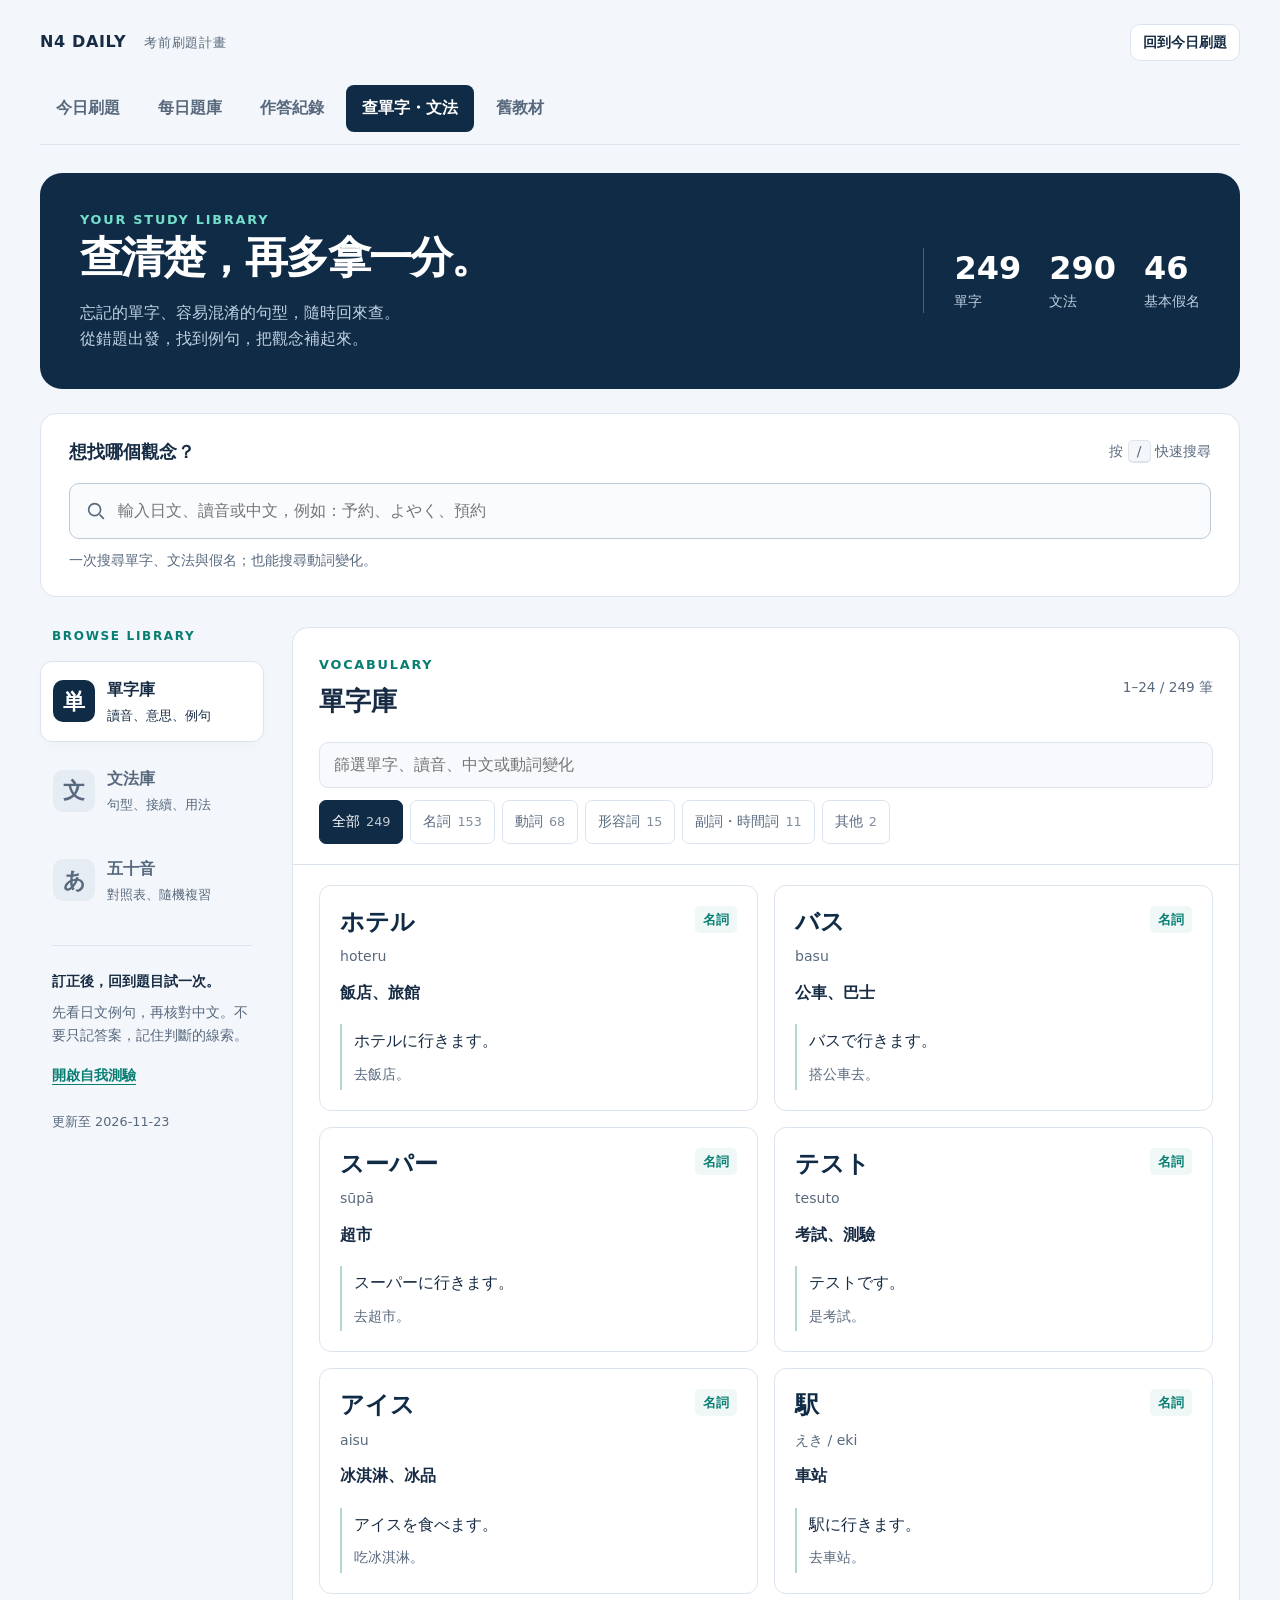
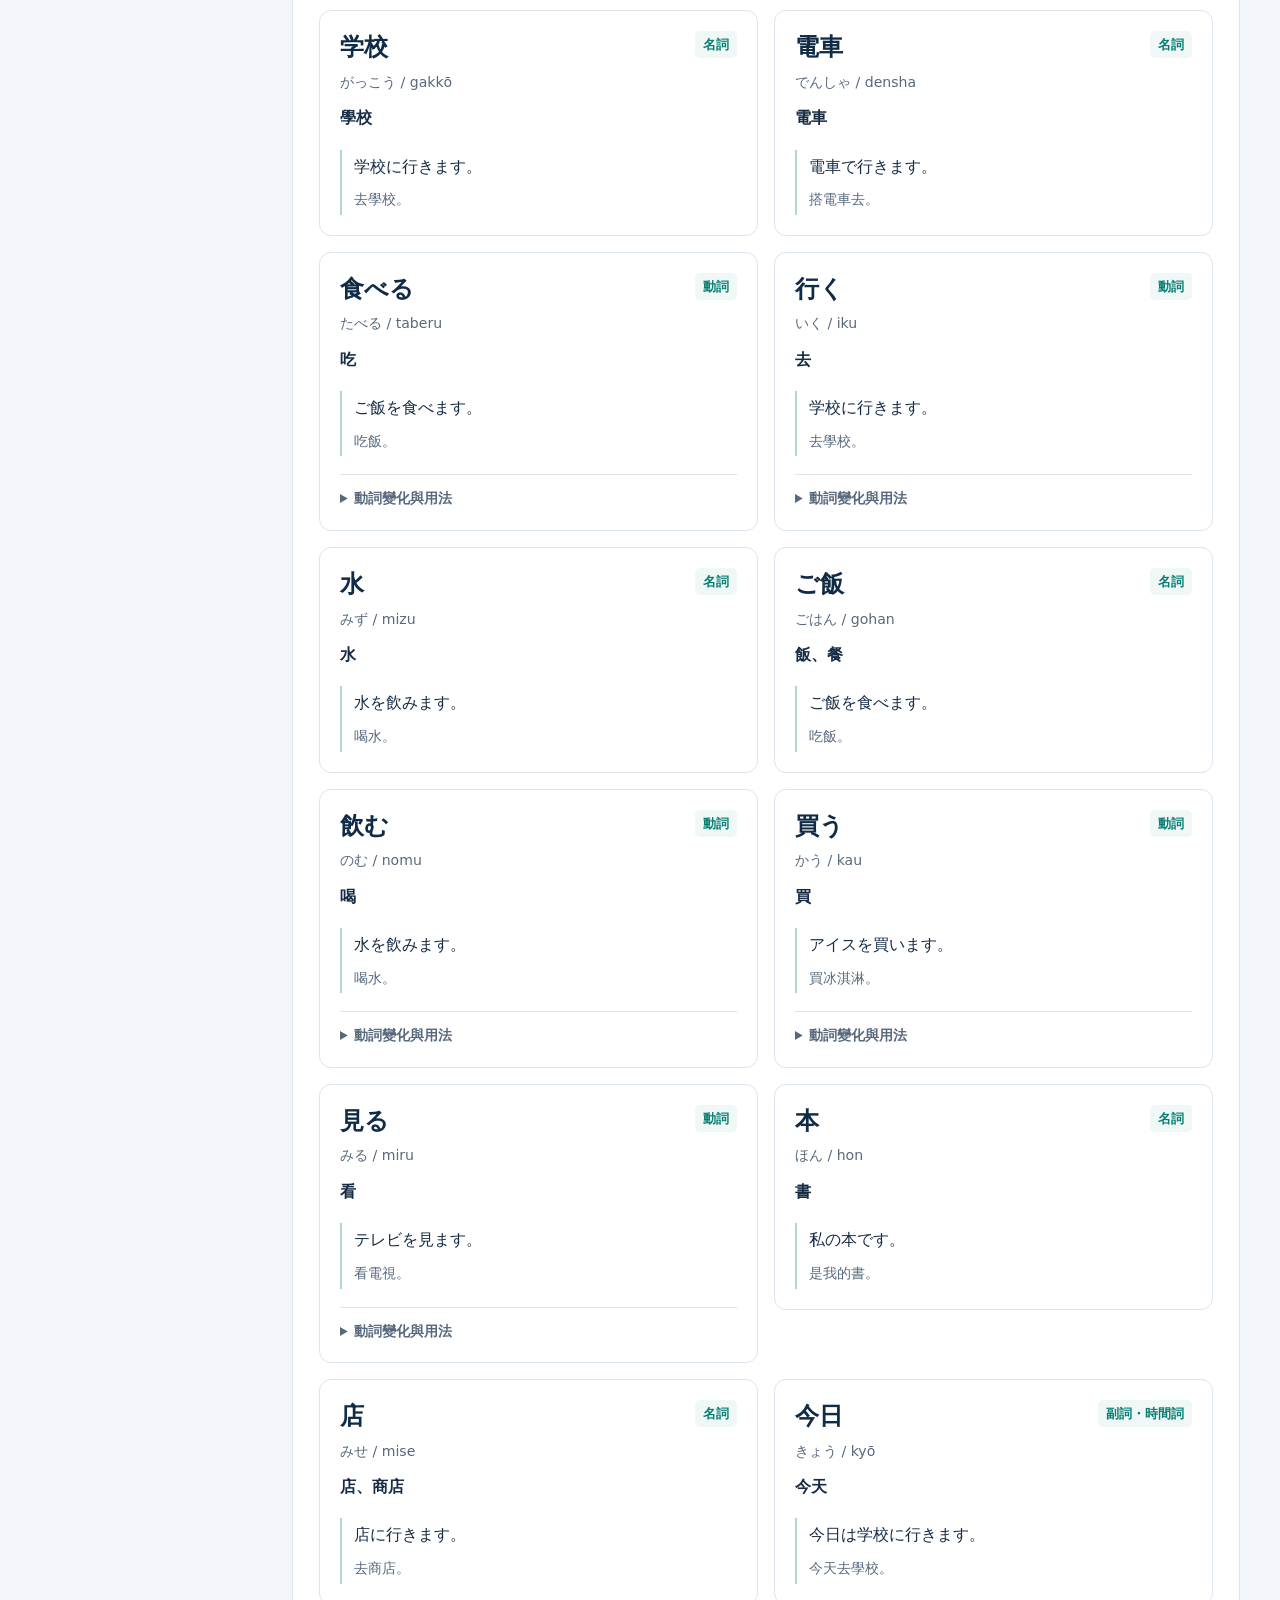
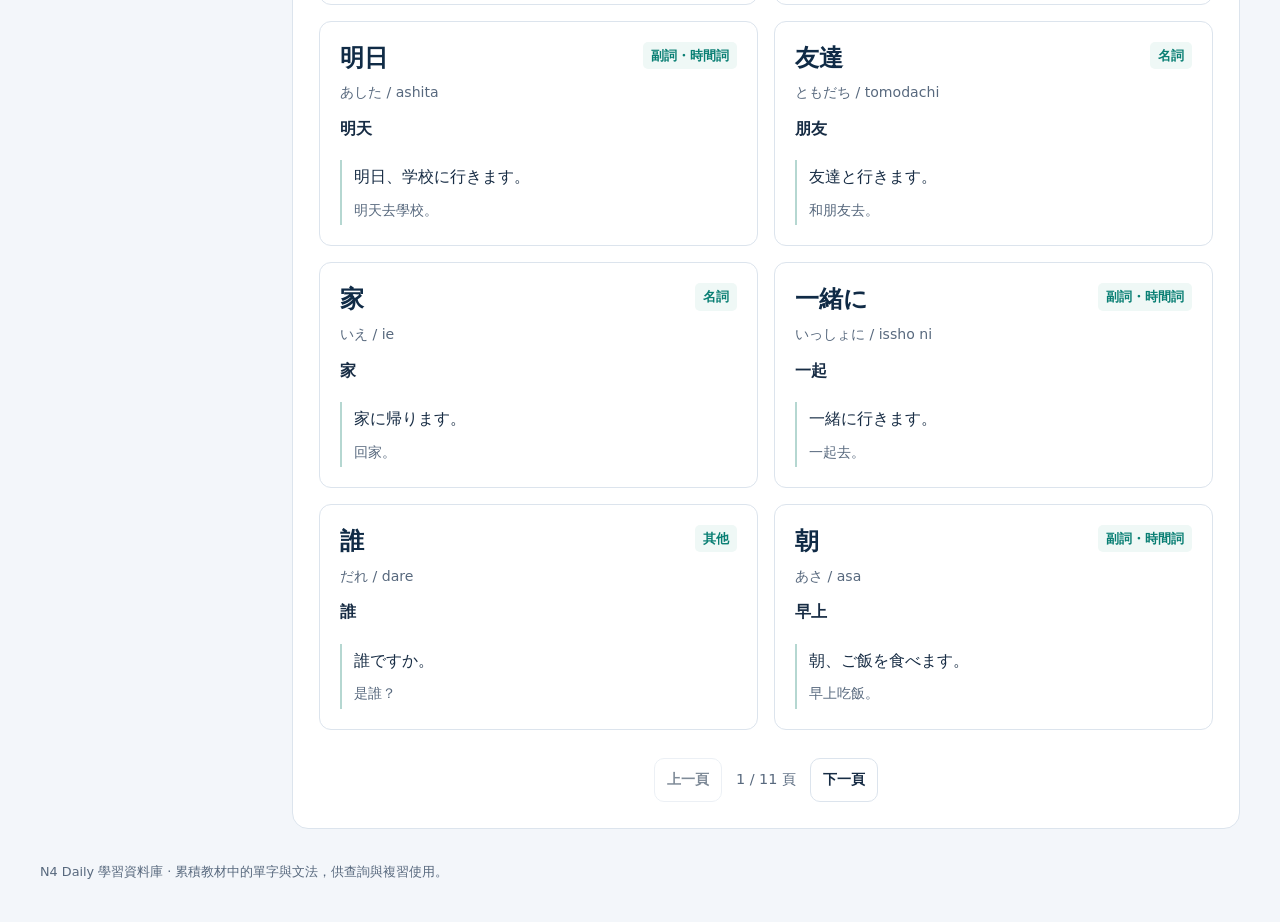
<file: site/database.html>
<!doctype html>
<html lang="zh-Hant"><head><meta charset="utf-8"><meta name="viewport" content="width=device-width,initial-scale=1"><meta name="theme-color" content="#102b46"><title>單字・文法資料庫｜N4 Daily</title><link rel="stylesheet" href="./sprint.css"><link rel="stylesheet" href="./database.css?v=20261125"></head>
<body class="library-page"><div class="shell">
<header class="brandbar"><a href="./index.html" class="brand">N4 DAILY <small>考前刷題計畫</small></a><a href="./index.html" class="ghost small">回到今日刷題</a></header>
<nav class="nav" aria-label="主要導覽"><a href="./index.html">今日刷題</a><a href="./index.html?view=archive">每日題庫</a><a href="./index.html?view=history">作答紀錄</a><a href="./database.html" class="active" aria-current="page">查單字・文法</a><a href="./lessons.html">舊教材</a></nav>
<main>
<section class="hero library-hero"><div><p class="eyebrow">YOUR STUDY LIBRARY</p><h1>查清楚，再多拿一分。</h1><p>忘記的單字、容易混淆的句型，隨時回來查。<br>從錯題出發，找到例句，把觀念補起來。</p></div><div class="library-stats"><div><strong id="vocabCount">—</strong><span>單字</span></div><div><strong id="grammarCount">—</strong><span>文法</span></div><div><strong id="kanaCount">46</strong><span>基本假名</span></div></div></section>
<section class="card library-search" aria-label="全庫搜尋"><div class="row"><label for="globalSearch">想找哪個觀念？</label><span class="desktop-shortcut muted">按 <kbd>/</kbd> 快速搜尋</span></div><div class="global-search-wrap"><span class="search-icon" aria-hidden="true"><svg viewBox="0 0 24 24" width="22" height="22" fill="none" stroke="currentColor" stroke-width="1.8"><circle cx="10.5" cy="10.5" r="6.5"/><path d="m16 16 4.5 4.5"/></svg></span><input id="globalSearch" type="search" placeholder="輸入日文、讀音或中文，例如：予約、よやく、預約" autocomplete="off" aria-describedby="searchHint"><button id="clearGlobalSearch" type="button" class="search-clear hidden">清除</button></div><p id="searchHint" class="muted">一次搜尋單字、文法與假名；也能搜尋動詞變化。</p><div id="globalSearchResults" class="global-results hidden" aria-live="polite"></div></section>
<div class="library-layout"><aside class="library-sidebar"><p class="eyebrow">BROWSE LIBRARY</p><div class="library-tabs" role="tablist" aria-label="資料庫分類" aria-orientation="vertical"><button id="tab-vocab" role="tab" data-db-tab="vocab" aria-controls="vocab-section" aria-selected="true"><span class="tab-symbol" aria-hidden="true">単</span><span><b>單字庫</b><small>讀音、意思、例句</small></span></button><button id="tab-grammar" role="tab" data-db-tab="grammar" aria-controls="grammar-section" aria-selected="false" tabindex="-1"><span class="tab-symbol" aria-hidden="true">文</span><span><b>文法庫</b><small>句型、接續、用法</small></span></button><button id="tab-kana" role="tab" data-db-tab="kana" aria-controls="kana-section" aria-selected="false" tabindex="-1"><span class="tab-symbol" aria-hidden="true">あ</span><span><b>五十音</b><small>對照表、隨機複習</small></span></button></div><div class="sidebar-note"><b>訂正後，回到題目試一次。</b><p>先看日文例句，再核對中文。不要只記答案，記住判斷的線索。</p><a href="./quiz.html">開啟自我測驗</a></div><span id="databaseUpdatedThrough" class="update-note" role="status">正在載入完整資料…</span></aside>
<div class="library-content">
<section id="vocab-section" data-db-panel="vocab" role="tabpanel" aria-labelledby="tab-vocab" class="card library-panel"><div class="section-head row"><div><p class="eyebrow">VOCABULARY</p><h2>單字庫</h2></div><span id="vocabVisibleCount" class="count-label"></span></div><div class="filter-toolbar"><label class="sr-only" for="vocabSearch">搜尋單字庫</label><input id="vocabSearch" class="db-search" type="search" placeholder="篩選單字、讀音、中文或動詞變化"><div class="db-category-filter" aria-label="單字詞性分類">
        <button class="category-filter-btn active" data-vocab-category="all">全部</button>
        <button class="category-filter-btn" data-vocab-category="名詞">名詞</button>
        <button class="category-filter-btn" data-vocab-category="動詞">動詞</button>
        <button class="category-filter-btn" data-vocab-category="形容詞">形容詞</button>
        <button class="category-filter-btn" data-vocab-category="副詞・時間詞">副詞・時間詞</button>
        <button class="category-filter-btn" data-vocab-category="其他">其他</button>
      </div></div><div id="vocabDb" class="db-list"></div><div id="vocabPagination" class="pagination" aria-label="單字分頁"></div></section>
<section id="grammar-section" data-db-panel="grammar" role="tabpanel" aria-labelledby="tab-grammar" class="card library-panel" hidden><div class="section-head row"><div><p class="eyebrow">GRAMMAR</p><h2>文法庫</h2></div><span id="grammarVisibleCount" class="count-label"></span></div><div class="filter-toolbar"><label class="sr-only" for="grammarSearch">搜尋文法庫</label><input id="grammarSearch" class="db-search" type="search" placeholder="篩選句型、接續或中文，例如：と思います、許可"><div class="db-category-filter" aria-label="文法分類">
        <button class="category-filter-btn active" data-grammar-category="all">全部</button>
        <button class="category-filter-btn" data-grammar-category="基礎句型">基礎句型</button>
        <button class="category-filter-btn" data-grammar-category="助詞">助詞</button>
        <button class="category-filter-btn" data-grammar-category="現在・未來">現在・未來</button>
        <button class="category-filter-btn" data-grammar-category="過去">過去</button>
        <button class="category-filter-btn" data-grammar-category="時態整理">時態整理</button>
        <button class="category-filter-btn" data-grammar-category="て形">て形</button>
        <button class="category-filter-btn" data-grammar-category="ない形">ない形</button>
        <button class="category-filter-btn" data-grammar-category="請求・邀請">請求・邀請</button>
        <button class="category-filter-btn" data-grammar-category="許可・禁止">許可・禁止</button>
        <button class="category-filter-btn" data-grammar-category="形容詞">形容詞</button>
        <button class="category-filter-btn" data-grammar-category="時間・順序">時間・順序</button>
      </div></div><div id="grammarDb" class="db-list grammar-grid"></div><div id="grammarPagination" class="pagination" aria-label="文法分頁"></div></section>
<section id="kana-section" data-db-panel="kana" role="tabpanel" aria-labelledby="tab-kana" class="card library-panel" hidden><div class="section-head row"><div><p class="eyebrow">KANA REFERENCE</p><h2>五十音總表</h2></div><button id="randomKanaBtn" class="button small">隨機抽一題</button></div><div class="segmented" id="kanaMode" aria-label="假名顯示方式"><button class="seg-btn active" data-mode="both" aria-pressed="true" aria-label="平假名加片假名"><span class="full-label">平假名＋片假名</span><span class="short-label" aria-hidden="true">平＋片</span></button><button class="seg-btn" data-mode="hiragana" aria-pressed="false">平假名</button><button class="seg-btn" data-mode="katakana" aria-pressed="false">片假名</button></div><div class="db-row-filter" aria-label="五十音行別">
        
        <button class="row-filter-btn active" data-row="all">全部</button>
        <button class="row-filter-btn" data-row="a">あ行</button>
        <button class="row-filter-btn" data-row="k">か行</button>
        <button class="row-filter-btn" data-row="s">さ行</button>
        <button class="row-filter-btn" data-row="t">た行</button>
        <button class="row-filter-btn" data-row="n">な行</button>
        <button class="row-filter-btn" data-row="h">は行</button>
        <button class="row-filter-btn" data-row="m">ま行</button>
        <button class="row-filter-btn" data-row="y">や行</button>
        <button class="row-filter-btn" data-row="r">ら行</button>
        <button class="row-filter-btn" data-row="w">わ行・ん</button>
      </div><div id="randomKanaBox" class="random-box hidden"><span class="muted">先想讀音，再看答案</span><strong id="randomKanaChar" lang="ja">ア</strong><button id="revealKanaBtn" class="ghost small">顯示答案</button><p id="randomKanaAnswer" role="status"></p></div><div class="gojuon-wrap"><div class="kana-column-head" aria-hidden="true"><span>行</span><span>a</span><span>i</span><span>u</span><span>e</span><span>o</span></div><div id="gojuonTable" class="gojuon-table"></div></div><div class="kana-note"><b>容易看錯的字</b><p lang="ja">シ shi ／ ツ tsu　 ·　 ソ so ／ ン n　 ·　 ル ru ／ レ re</p></div></section>
</div></div></main><footer class="footer">N4 Daily 學習資料庫 · 累積教材中的單字與文法，供查詢與複習使用。</footer></div><button id="backTop" class="back-top hidden" type="button" aria-label="回到頁面頂端">回頂端</button><script src="./database.js?v=20261125-library"></script><script src="./shared-learning.js?v=20261125-library"></script></body></html>
</file>
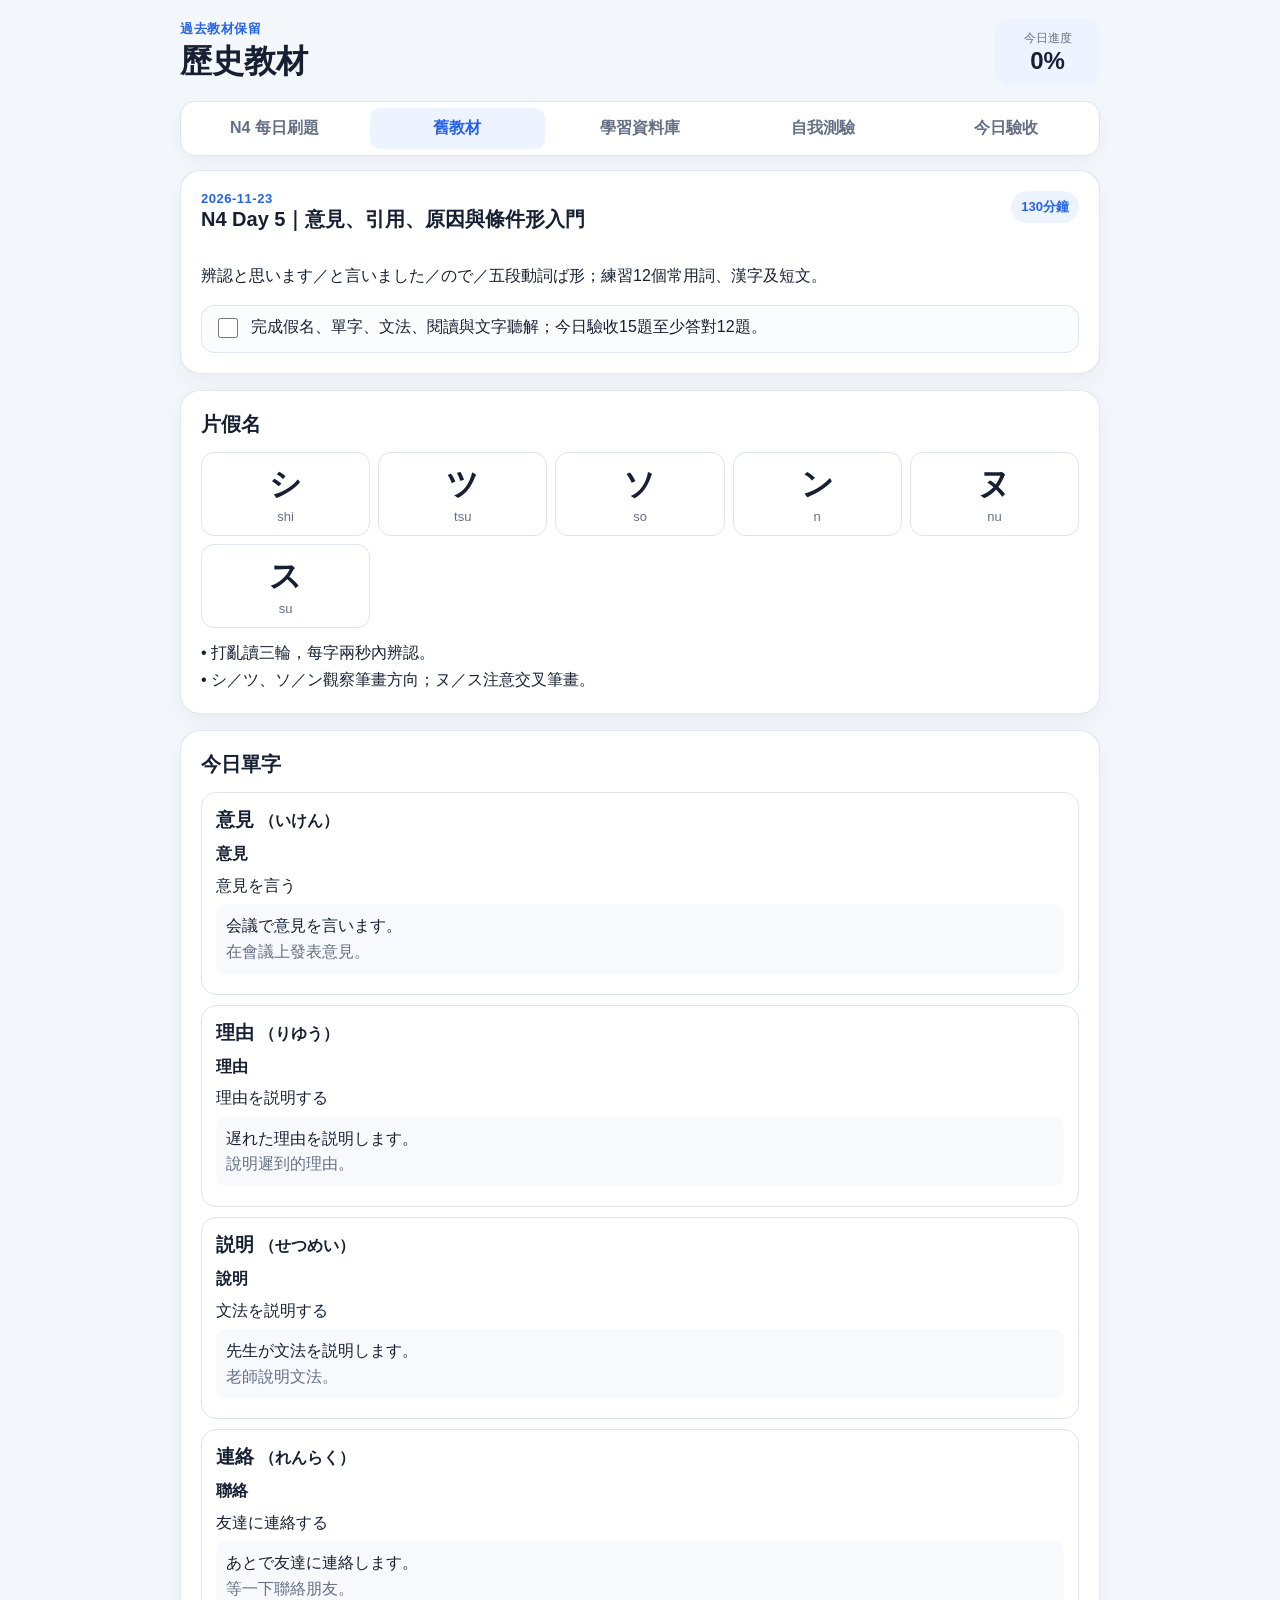
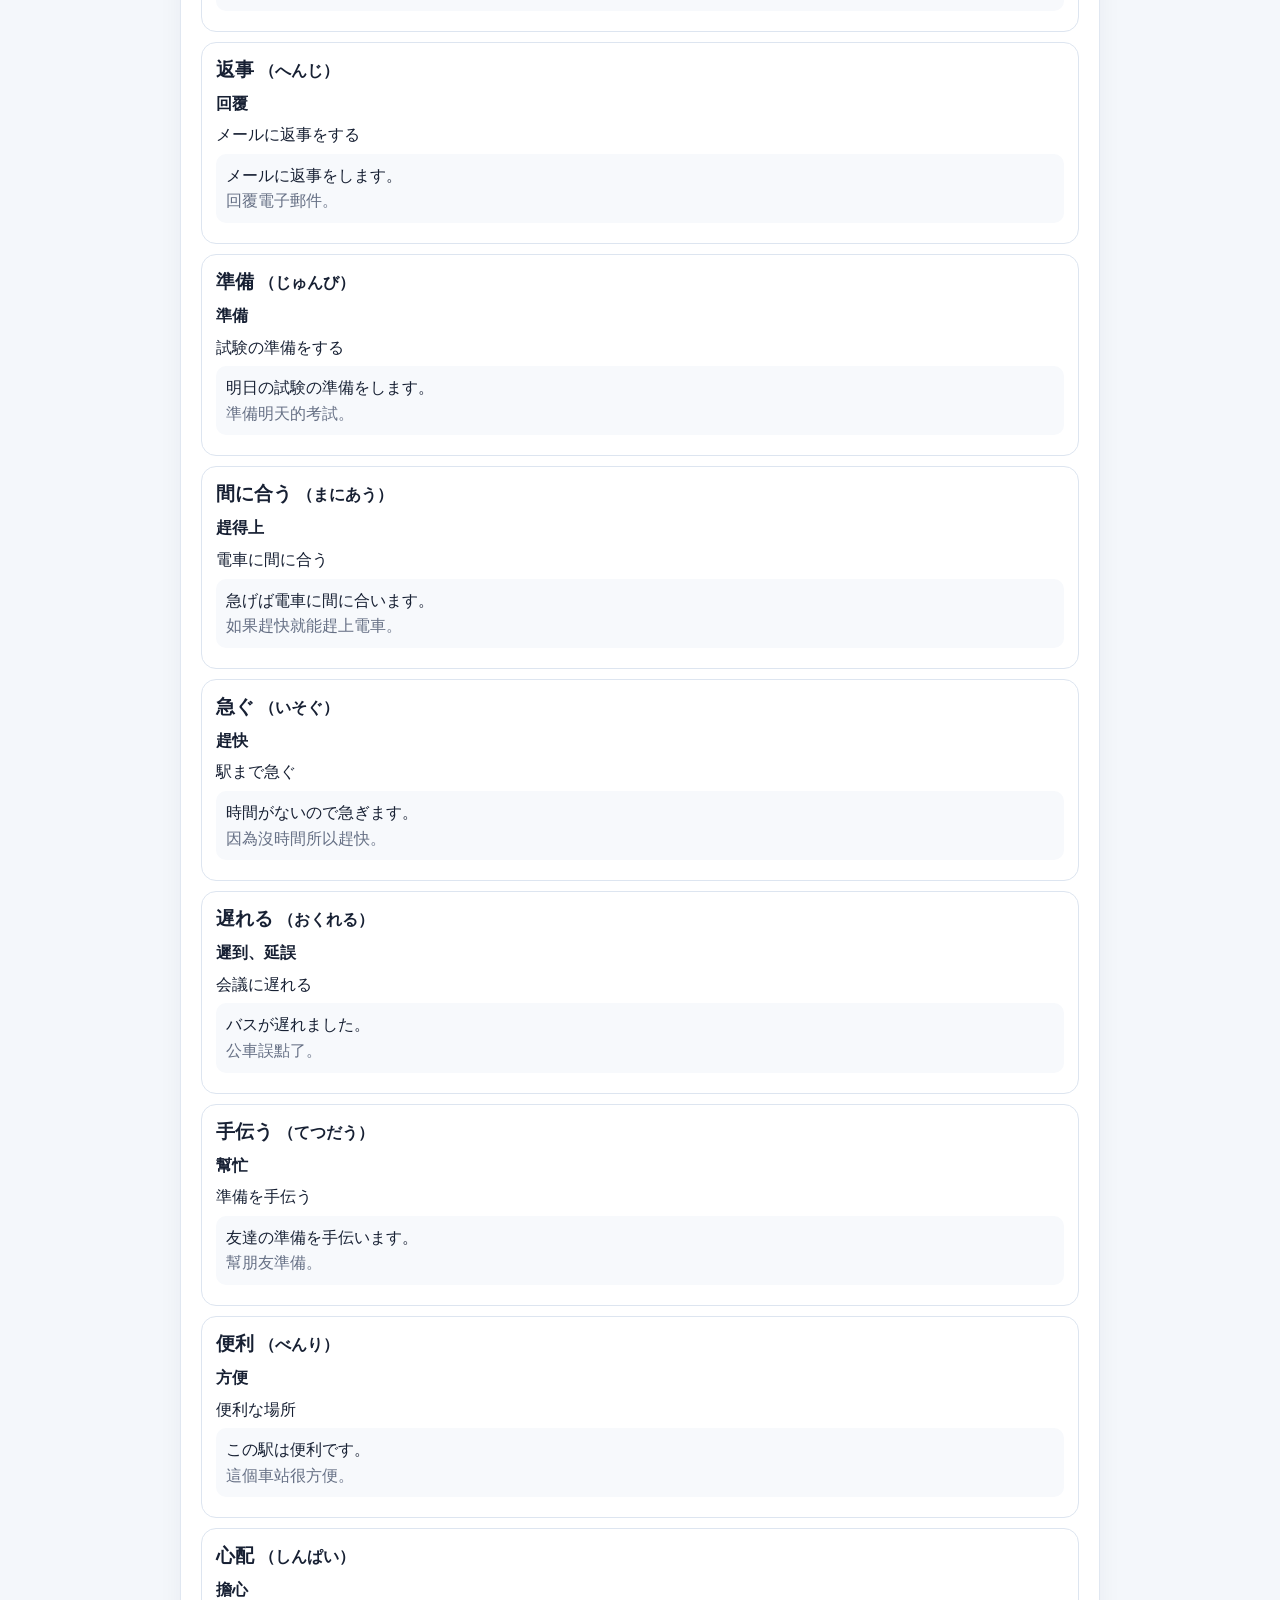
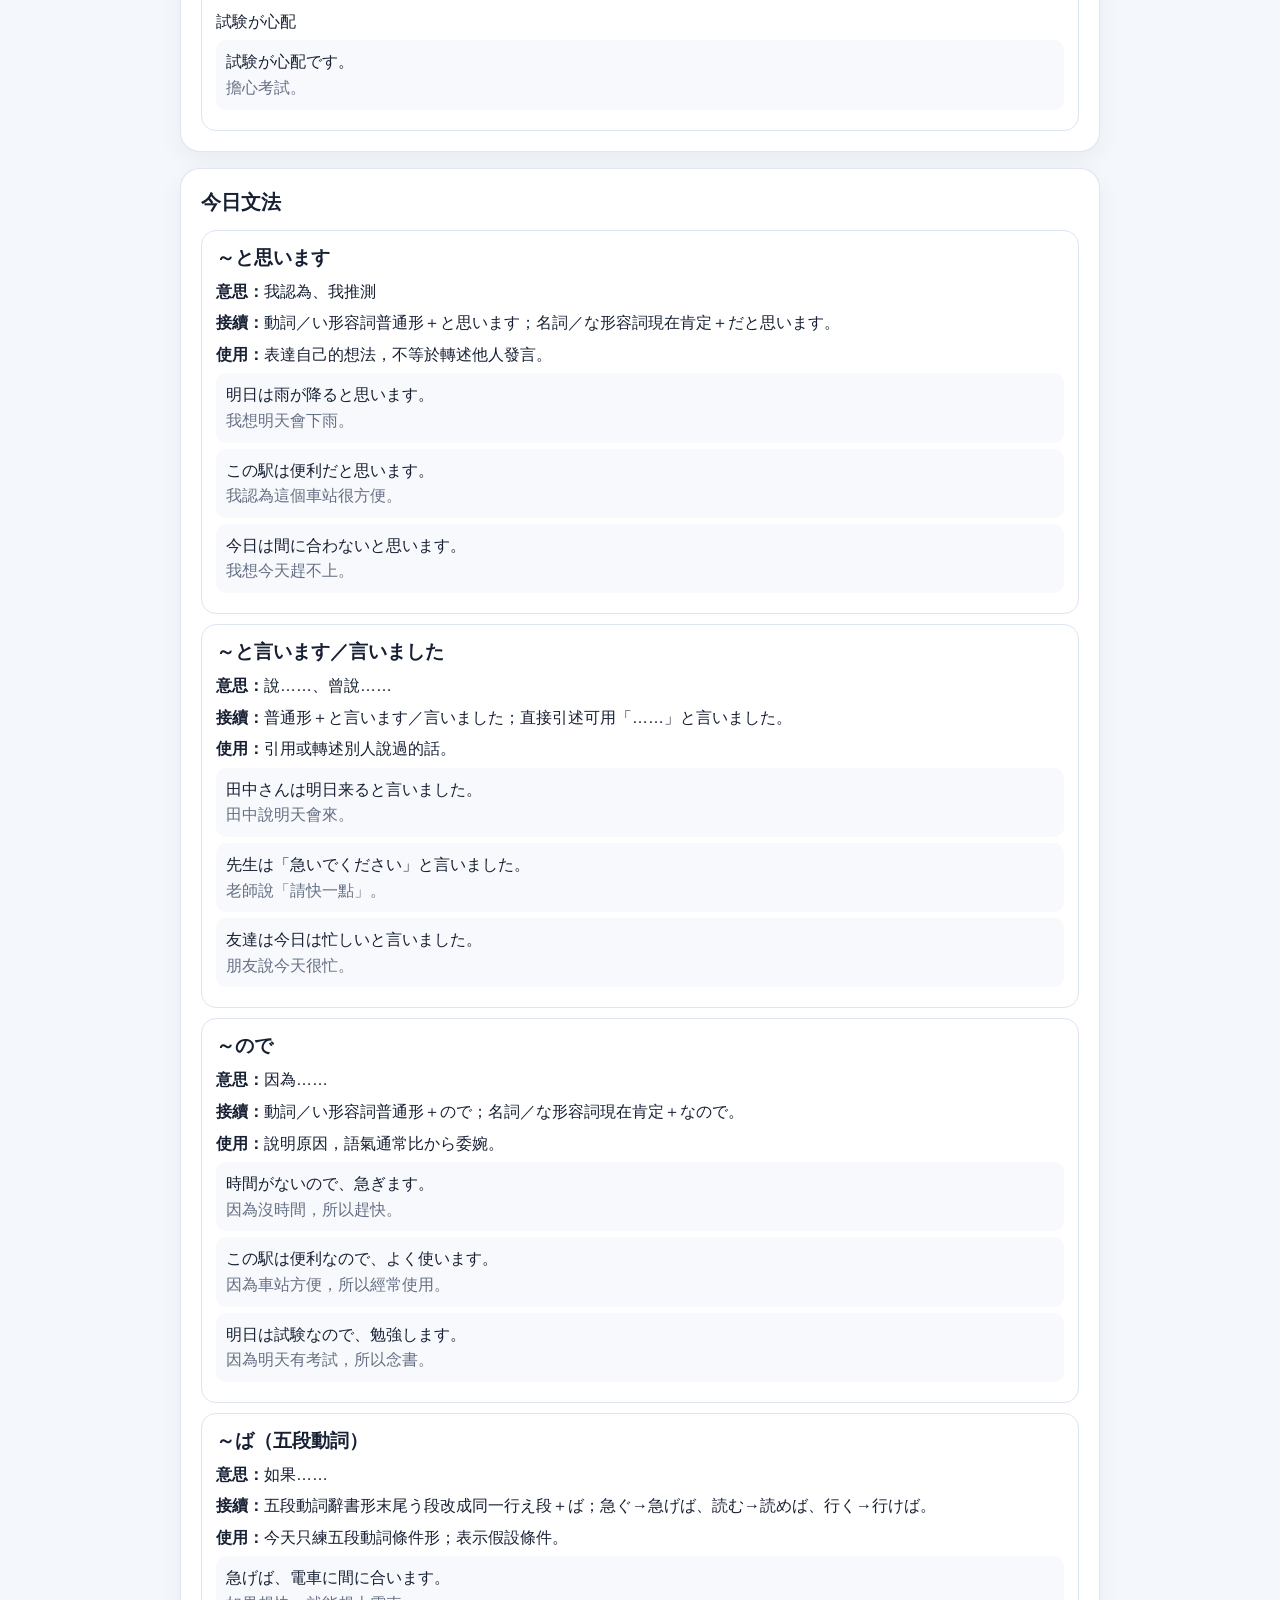
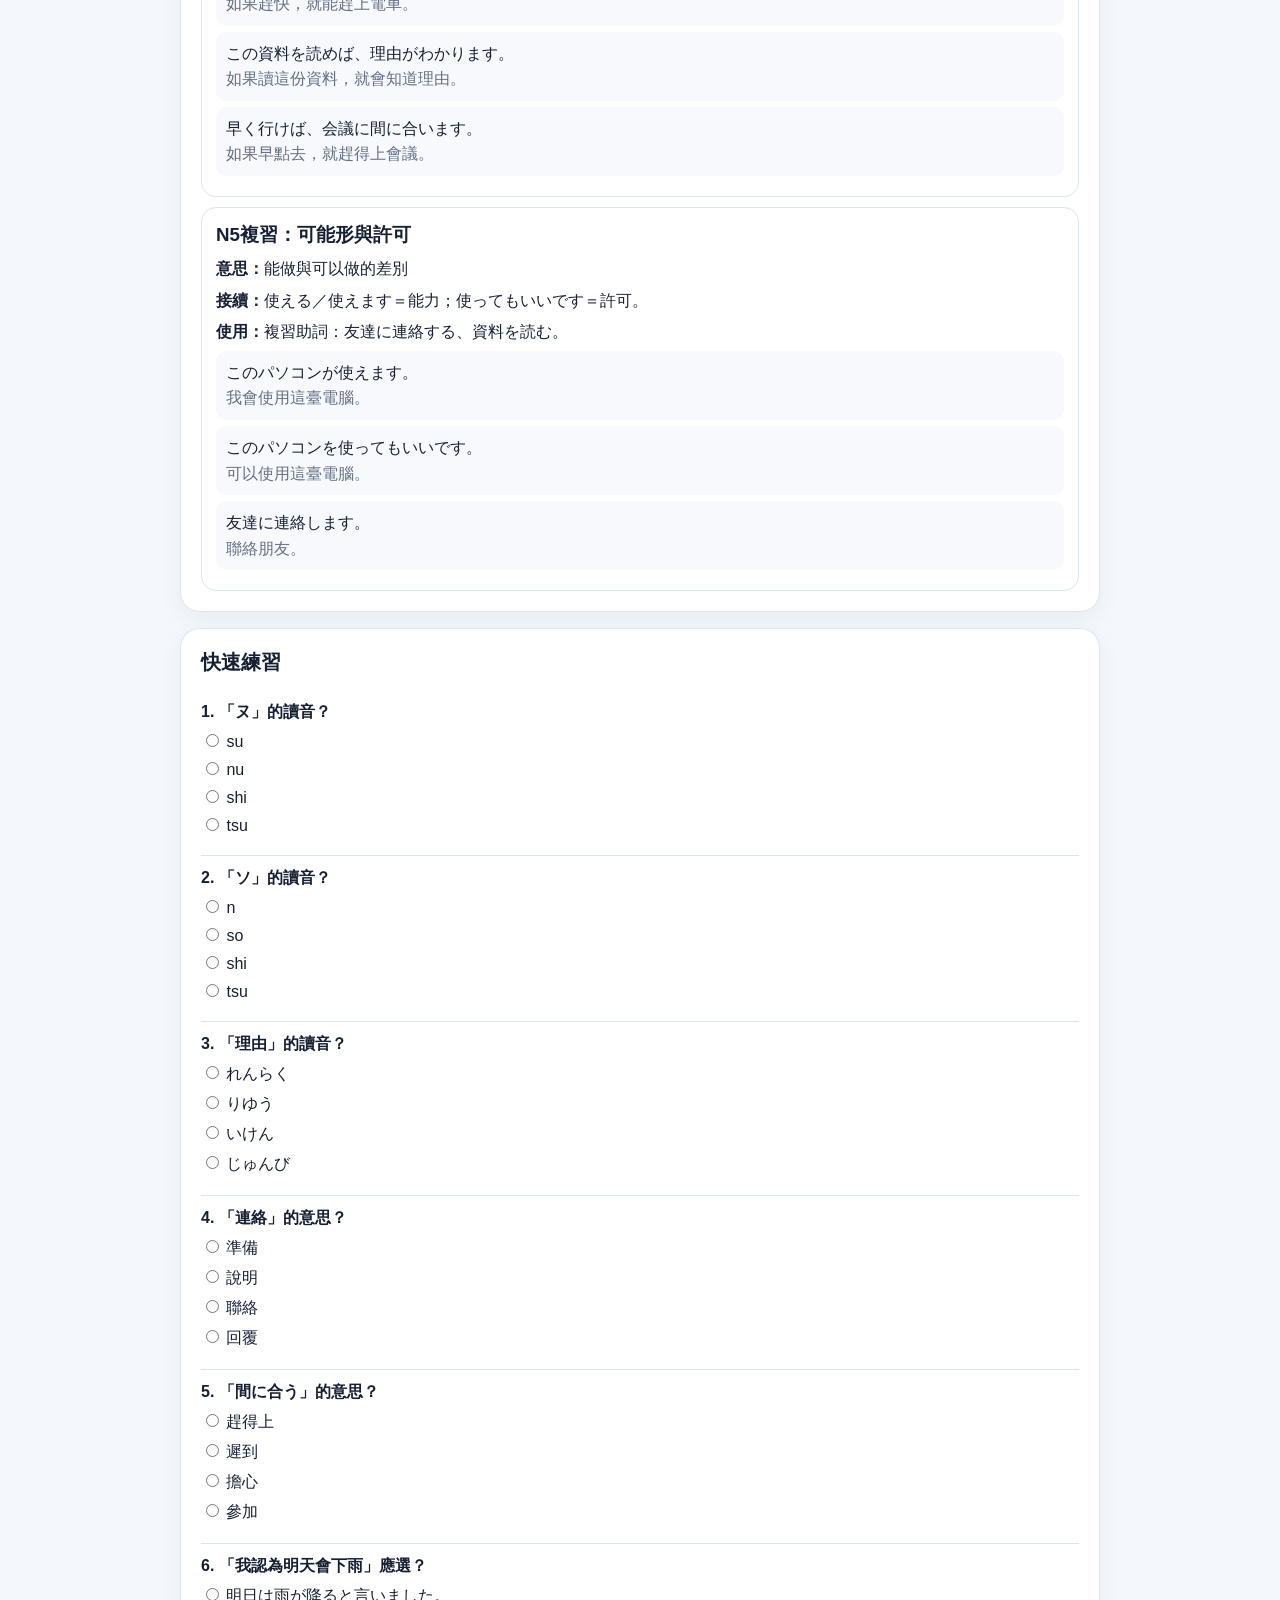
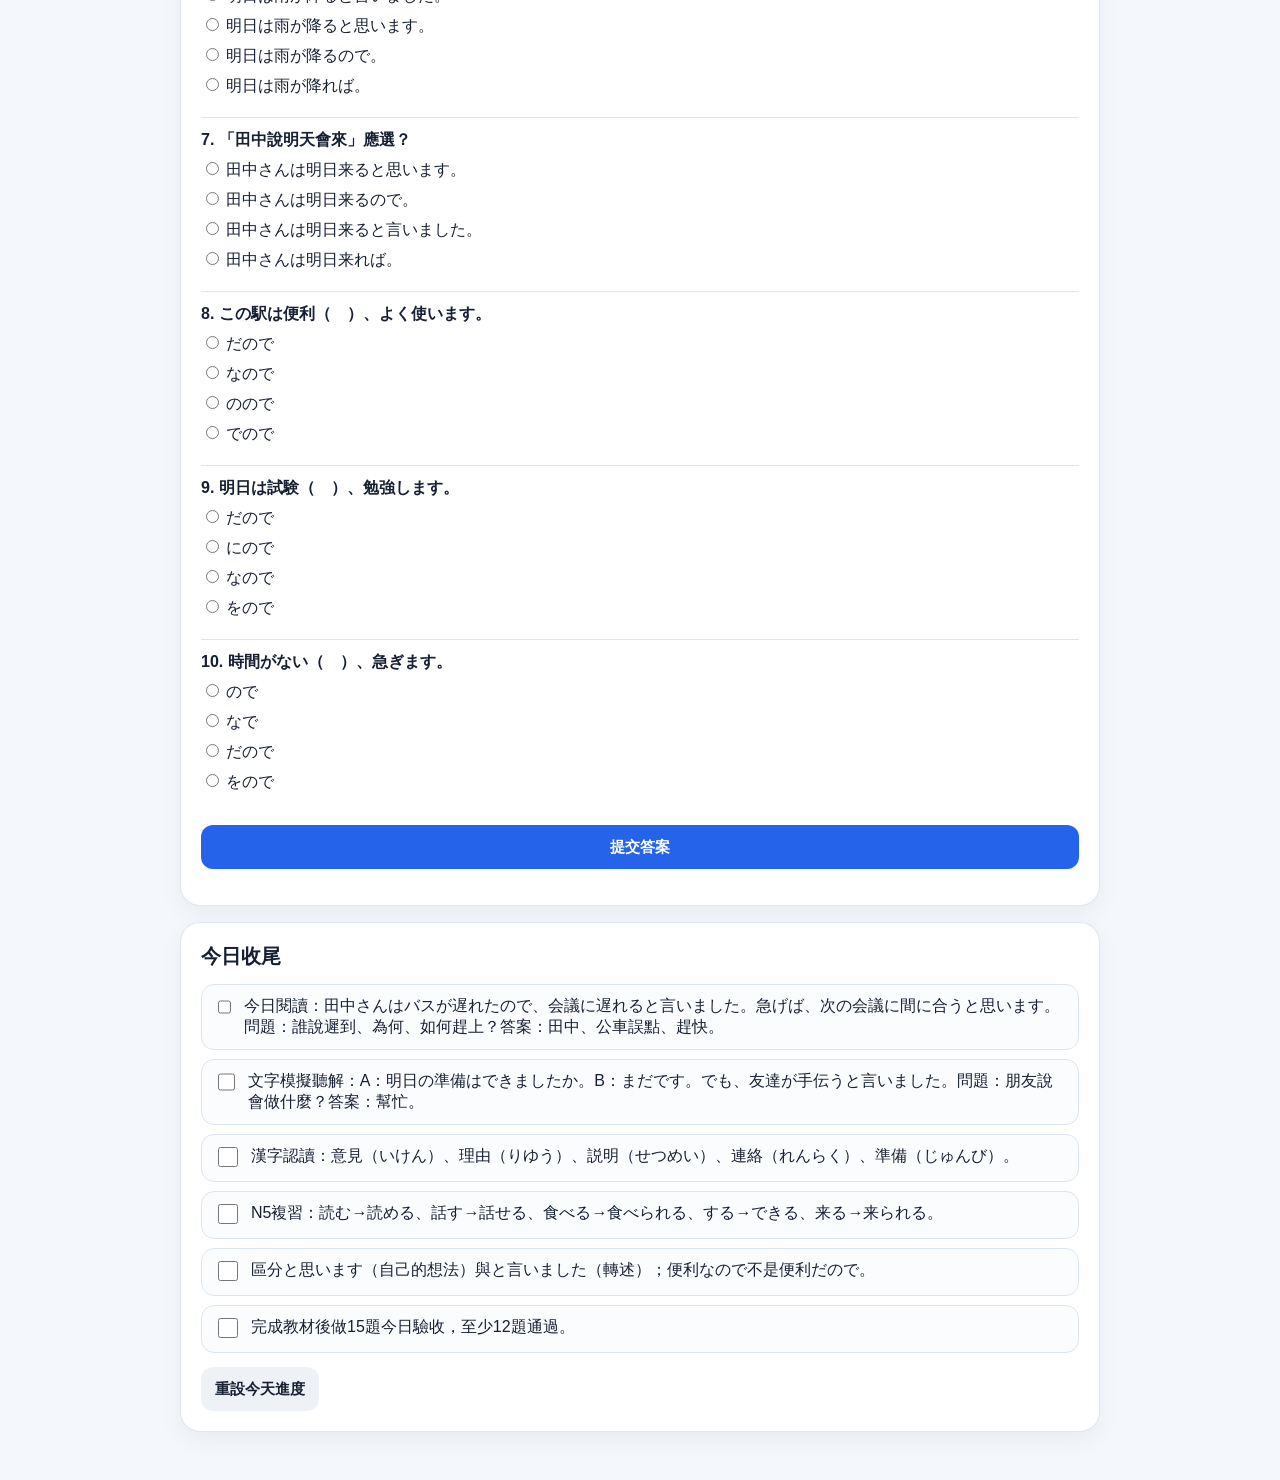
<file: site/lessons.html>
<!doctype html>
<html lang="zh-Hant">
<head>
  <meta charset="utf-8" />
  <meta name="viewport" content="width=device-width, initial-scale=1, viewport-fit=cover" />
  <meta name="theme-color" content="#f4f7fb" />
  <title>歷史教材｜N4 Daily</title>
  <link rel="stylesheet" href="./style.css" />
</head>
<body>
  <main class="container">
    <header class="hero">
      <div>
        <p class="eyebrow">過去教材保留</p>
        <h1>歷史教材</h1>
        <p id="countdown" class="muted" hidden></p>
      </div>
      <div class="score-card">
        <span>今日進度</span>
        <strong id="progressText">0%</strong>
      </div>
    </header>

    <nav class="top-nav" aria-label="主要導覽"><a class="nav-link" href="./index.html">N4 每日刷題</a>
      <a class="nav-link active" href="./lessons.html">舊教材</a>
      <a class="nav-link" href="./database.html">學習資料庫</a>
      <a class="nav-link" href="./quiz.html">自我測驗</a>
      <a class="nav-link" href="./evening.html">今日驗收</a>
    </nav>

    <section class="card">
      <div class="section-head">
        <div>
          <p id="lessonDate" class="eyebrow"></p>
          <h2 id="lessonTitle">載入中…</h2>
        </div>
        <span id="duration" class="badge"></span>
      </div>
      <p id="goal" class="goal"></p>
      <div id="minimum" class="checklist"></div>
    </section>

    <section class="card">
      <h2>片假名</h2>
      <div id="kanaGrid" class="kana-grid"></div>
      <div id="kanaNotes" class="notes"></div>
    </section>

    <section class="card">
      <h2>今日單字</h2>
      <div id="vocabList" class="stack"></div>
    </section>

    <section class="card">
      <h2>今日文法</h2>
      <div id="grammarList" class="stack"></div>
    </section>

    <section class="card">
      <h2>快速練習</h2>
      <div id="quiz"></div>
      <button id="submitQuiz" class="primary">提交答案</button>
      <p id="quizResult" class="result"></p>
    </section>

    <section class="card">
      <h2>今日收尾</h2>
      <div id="review" class="checklist"></div>
      <button id="resetProgress" class="ghost">重設今天進度</button>
    </section>
  </main>

  <script src="./app.js"></script>
</body>
</html>
</file>
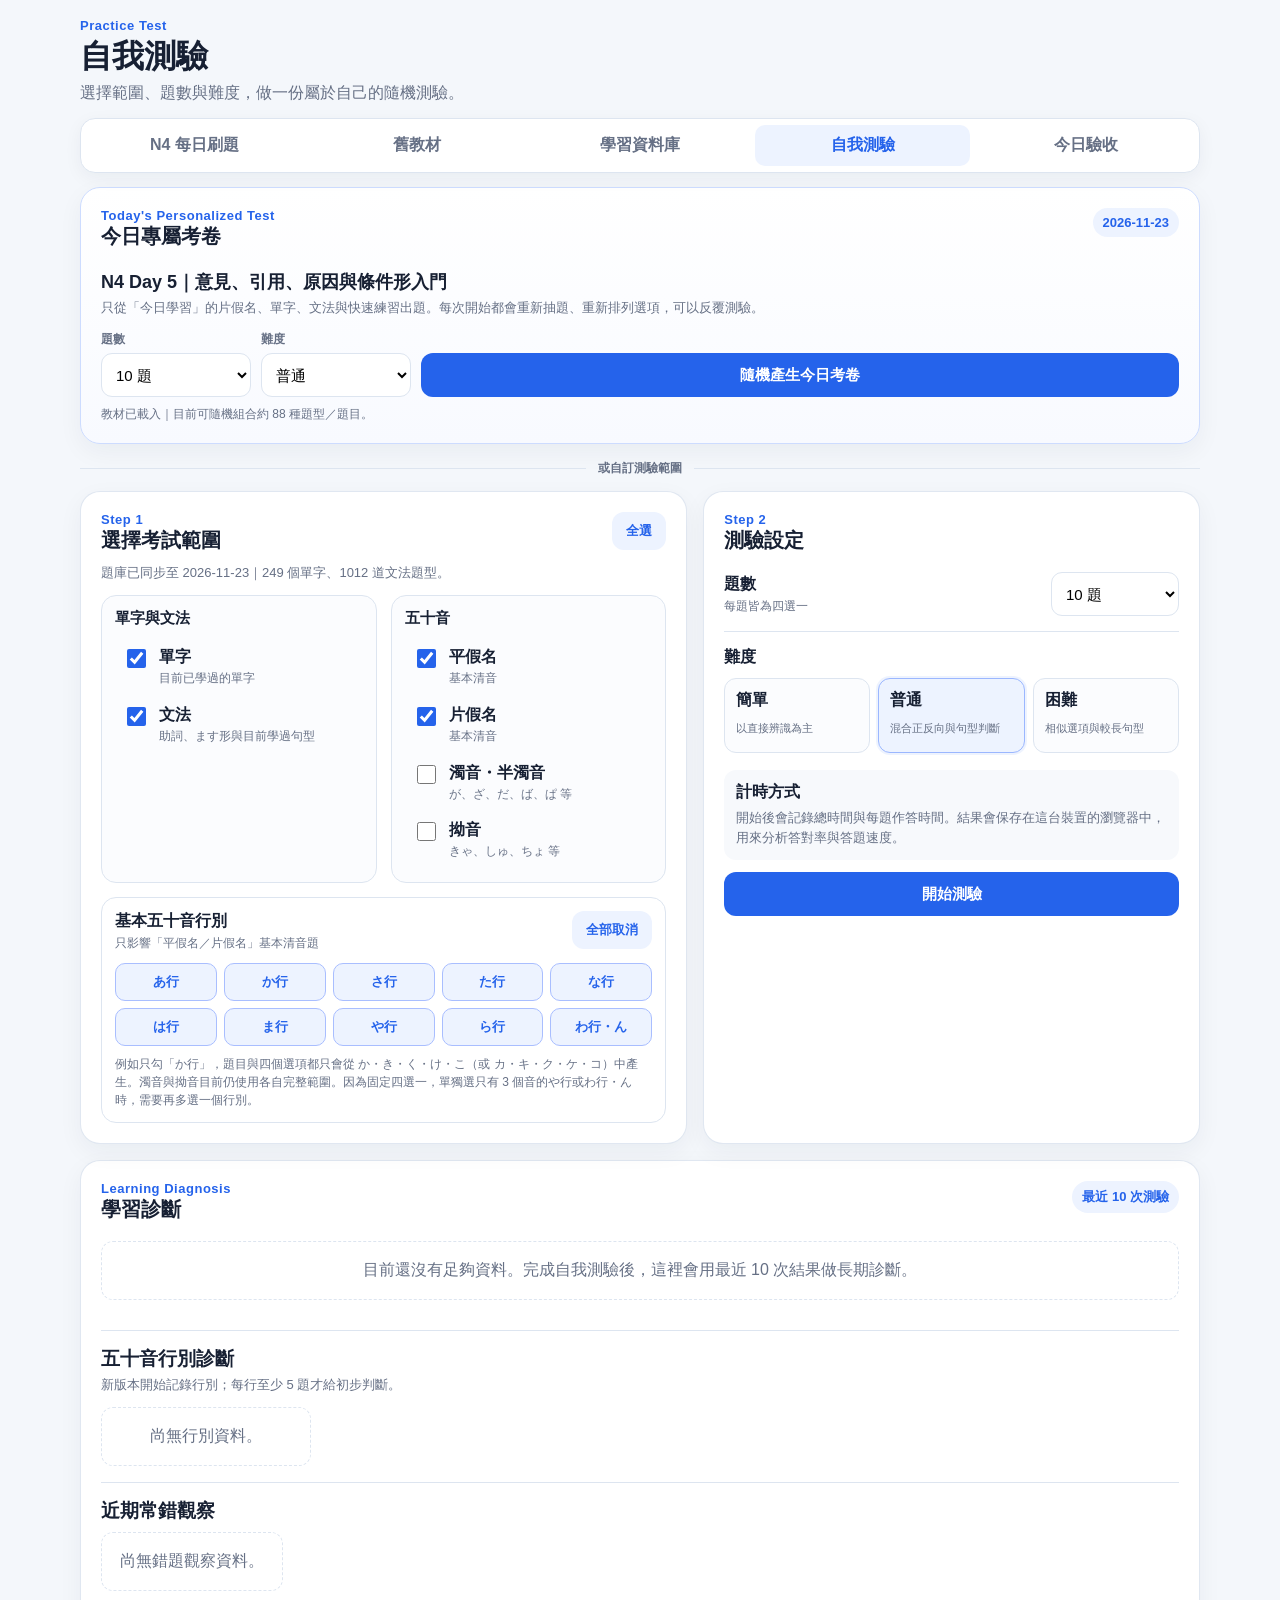
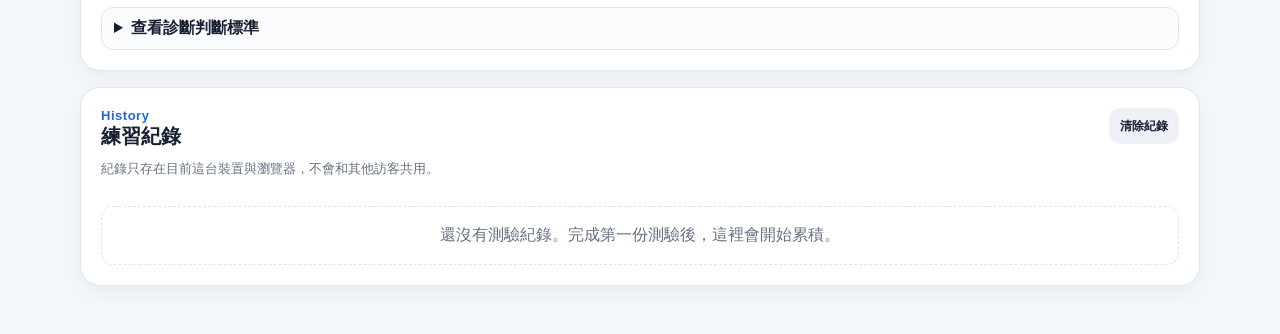
<file: site/quiz.html>
<!doctype html>
<html lang="zh-Hant">
<head>
  <meta charset="utf-8" />
  <meta name="viewport" content="width=device-width, initial-scale=1, viewport-fit=cover" />
  <meta name="theme-color" content="#f4f7fb" />
  <title>JPT 自我測驗</title>
  <script>
    window.todayLessonPromise = fetch("./lessons/latest.json")
      .then(response => {
        if (!response.ok) throw new Error("無法讀取今日教材");
        return response.json();
      });
  </script>
  <link rel="stylesheet" href="./style.css" />
</head>
<body class="quiz-page">
  <main class="container">
    <header class="hero"><div><p class="eyebrow">Practice Test</p><h1>自我測驗</h1><p class="muted">選擇範圍、題數與難度，做一份屬於自己的隨機測驗。</p></div></header>
    <nav class="top-nav" aria-label="主要導覽"><a class="nav-link" href="./index.html">N4 每日刷題</a><a class="nav-link" href="./lessons.html">舊教材</a><a class="nav-link" href="./database.html">學習資料庫</a><a class="nav-link active" href="./quiz.html">自我測驗</a><a class="nav-link" href="./evening.html">今日驗收</a></nav>
    <section id="setupView">
      <section class="card today-test-card">
        <div class="section-head"><div><p class="eyebrow">Today's Personalized Test</p><h2>今日專屬考卷</h2></div><span id="todayLessonDate" class="badge">載入中…</span></div>
        <p id="todayLessonTitle" class="today-lesson-title">正在讀取今日教材…</p>
        <p class="history-note">只從「今日學習」的片假名、單字、文法與快速練習出題。每次開始都會重新抽題、重新排列選項，可以反覆測驗。</p>
        <div class="today-test-controls">
          <label><span>題數</span><select id="todayQuestionCount"><option value="5">5 題</option><option value="10" selected>10 題</option><option value="15">15 題</option><option value="20">20 題</option></select></label>
          <label><span>難度</span><select id="todayDifficulty"><option value="easy">簡單</option><option value="normal" selected>普通</option><option value="hard">困難</option></select></label>
          <button id="startTodayTest" class="primary today-start-btn" type="button" disabled>隨機產生今日考卷</button>
        </div><p id="todayTestStatus" class="today-test-status muted"></p>
      </section>
      <div class="quiz-section-divider"><span>或自訂測驗範圍</span></div>
      <div class="quiz-layout">
        <section class="card quiz-config">
          <div class="section-head"><div><p class="eyebrow">Step 1</p><h2>選擇考試範圍</h2></div><button id="selectAllScope" class="mini-btn" type="button">全選</button></div>
          <p id="learningDatabaseStatus" class="history-note">正在同步共用題庫…</p>
          <div class="scope-groups">
            <div class="scope-block"><h3>單字與文法</h3><label class="scope-option"><input type="checkbox" value="vocab" checked><span><strong>單字</strong><small>目前已學過的單字</small></span></label><label class="scope-option"><input type="checkbox" value="grammar" checked><span><strong>文法</strong><small>助詞、ます形與目前學過句型</small></span></label></div>
            <div class="scope-block"><h3>五十音</h3><label class="scope-option"><input type="checkbox" value="hira" checked><span><strong>平假名</strong><small>基本清音</small></span></label><label class="scope-option"><input type="checkbox" value="kata" checked><span><strong>片假名</strong><small>基本清音</small></span></label><label class="scope-option"><input type="checkbox" value="dakuten"><span><strong>濁音・半濁音</strong><small>が、ざ、だ、ば、ぱ 等</small></span></label><label class="scope-option"><input type="checkbox" value="yoon"><span><strong>拗音</strong><small>きゃ、しゅ、ちょ 等</small></span></label></div>
          </div>
          <div class="kana-row-picker">
            <div class="row-picker-head"><div><strong>基本五十音行別</strong><small>只影響「平假名／片假名」基本清音題</small></div><button id="selectAllKanaRows" class="mini-btn" type="button">全部取消</button></div>
            <div class="kana-row-grid"><label><input class="kana-row-input" type="checkbox" value="a" checked><span>あ行</span></label><label><input class="kana-row-input" type="checkbox" value="k" checked><span>か行</span></label><label><input class="kana-row-input" type="checkbox" value="s" checked><span>さ行</span></label><label><input class="kana-row-input" type="checkbox" value="t" checked><span>た行</span></label><label><input class="kana-row-input" type="checkbox" value="n" checked><span>な行</span></label><label><input class="kana-row-input" type="checkbox" value="h" checked><span>は行</span></label><label><input class="kana-row-input" type="checkbox" value="m" checked><span>ま行</span></label><label><input class="kana-row-input" type="checkbox" value="y" checked><span>や行</span></label><label><input class="kana-row-input" type="checkbox" value="r" checked><span>ら行</span></label><label><input class="kana-row-input" type="checkbox" value="w" checked><span>わ行・ん</span></label></div>
            <p class="row-picker-note">例如只勾「か行」，題目與四個選項都只會從 か・き・く・け・こ（或 カ・キ・ク・ケ・コ）中產生。濁音與拗音目前仍使用各自完整範圍。因為固定四選一，單獨選只有 3 個音的や行或わ行・ん時，需要再多選一個行別。</p>
          </div>
        </section>
        <section class="card quiz-config">
          <p class="eyebrow">Step 2</p><h2>測驗設定</h2>
          <div class="config-row"><label for="questionCount"><strong>題數</strong><span>每題皆為四選一</span></label><select id="questionCount"><option value="5">5 題</option><option value="10" selected>10 題</option><option value="15">15 題</option><option value="20">20 題</option><option value="30">30 題</option></select></div>
          <div class="config-section"><strong>難度</strong><div class="difficulty-grid"><label><input type="radio" name="difficulty" value="easy"><span><b>簡單</b><small>以直接辨識為主</small></span></label><label><input type="radio" name="difficulty" value="normal" checked><span><b>普通</b><small>混合正反向與句型判斷</small></span></label><label><input type="radio" name="difficulty" value="hard"><span><b>困難</b><small>相似選項與較長句型</small></span></label></div></div>
          <div class="test-note"><strong>計時方式</strong><p>開始後會記錄總時間與每題作答時間。結果會保存在這台裝置的瀏覽器中，用來分析答對率與答題速度。</p></div>
          <button id="startTest" class="primary" type="button">開始測驗</button><p id="setupError" class="result bad"></p>
        </section>
      </div>
      <section class="card diagnosis-card">
        <div class="section-head"><div><p class="eyebrow">Learning Diagnosis</p><h2>學習診斷</h2></div><span class="badge">最近 10 次測驗</span></div>
        <div id="diagnosisHeadline" class="diagnosis-headline"></div><div id="diagnosisCategories" class="diagnosis-grid"></div>
        <div class="diagnosis-subsection"><div class="section-head"><div><h3>五十音行別診斷</h3><p class="history-note">新版本開始記錄行別；每行至少 5 題才給初步判斷。</p></div></div><div id="kanaRowDiagnosis" class="kana-diagnosis-grid"></div></div>
        <div class="diagnosis-subsection"><h3>近期常錯觀察</h3><div id="diagnosisFocus" class="focus-list"></div></div>
        <details class="diagnosis-rules"><summary>查看診斷判斷標準</summary><div class="rule-grid"><span><b>90～100%</b> 熟練</span><span><b>80～89%</b> 基本掌握</span><span><b>70～79%</b> 不穩定</span><span><b>60～69%</b> 明顯弱項</span><span><b>0～59%</b> 優先補強</span></div><p>分類正式診斷至少需要 10 題樣本；行別至少 5 題先給初步判斷。速度若超過該類型、該難度理想時間的 135%，會標示「速度偏慢」。普通難度基準：平／片假名 6 秒、濁音 8 秒、拗音 9 秒、單字 12 秒、文法 18 秒；簡單 ×0.85、困難 ×1.25。</p></details>
      </section>
      <section class="card history-card"><div class="section-head"><div><p class="eyebrow">History</p><h2>練習紀錄</h2></div><button id="clearHistory" class="ghost compact-btn" type="button">清除紀錄</button></div><p class="history-note">紀錄只存在目前這台裝置與瀏覽器，不會和其他訪客共用。</p><div id="historySummary" class="history-summary"></div><div id="historyList" class="history-list"></div></section>
    </section>
    <section id="quizView" class="hidden">
      <div class="test-toolbar card"><div><span class="eyebrow">進行中</span><strong id="testProgress">1 / 10</strong></div><div class="timer-box"><span>總時間</span><strong id="elapsedTime">00:00</strong></div></div>
      <section class="card question-card"><div class="question-meta"><span id="questionCategory" class="badge">單字</span><span id="questionDifficulty" class="muted">普通</span></div><h2 id="questionText" class="question-text"></h2><div id="optionList" class="option-list"></div><div class="question-actions"><button id="quitTest" class="ghost" type="button">結束測驗</button><button id="nextQuestion" class="primary inline-primary" type="button" disabled>下一題</button></div></section>
    </section>
    <section id="resultView" class="hidden">
      <section class="card result-hero"><p class="eyebrow">Result</p><h2>本次測驗結果</h2><div class="result-metrics"><div><span>答對率</span><strong id="resultAccuracy">0%</strong></div><div><span>分數</span><strong id="resultScore">0 / 0</strong></div><div><span>總時間</span><strong id="resultTime">00:00</strong></div><div><span>平均每題</span><strong id="resultAvgTime">0 秒</strong></div></div><div id="overallAdvice" class="advice-box"></div></section>
      <section class="card"><div class="section-head"><div><p class="eyebrow">Analysis</p><h2>分項表現</h2></div></div><div id="categoryAnalysis" class="analysis-grid"></div></section>
      <section class="card"><p class="eyebrow">Review</p><h2>需要再看一次的題目</h2><div id="wrongReview" class="wrong-review"></div></section>
      <div class="result-actions"><button id="retryTest" class="primary" type="button">用相同設定再考一次</button><button id="backSetup" class="ghost" type="button">回到測驗設定</button></div>
    </section>
  </main>
  <script src="./quiz.js"></script>
  <script src="./shared-learning.js"></script>
</body>
</html>
</file>
<file: site/sprint.css>
:root{--ink:#172c44;--muted:#58697e;--line:#dce4ed;--accent:#087e73;--navy:#102b46;--soft:#eff8f6;--danger:#ad352e}*{box-sizing:border-box}body{margin:0;background:#f3f6fa;color:var(--ink);font:16px/1.65 system-ui,-apple-system,"Noto Sans TC","Yu Gothic",sans-serif}button,input,select{font:inherit}button,a{-webkit-tap-highlight-color:transparent}button{cursor:pointer}button:disabled{cursor:default;opacity:.55}a{color:var(--accent)}h1,h2,h3,p{margin-top:0}h1{font-size:clamp(2rem,4vw,3rem);line-height:1.25;letter-spacing:-.04em;margin-bottom:1rem}h2{font-size:1.4rem;line-height:1.4}h3{font-size:1.05rem}.shell{width:min(1140px,calc(100% - 40px));margin:0 auto}.brandbar{display:flex;align-items:center;justify-content:space-between;gap:16px;padding:24px 0}.brand{font-weight:800;text-decoration:none;color:var(--ink);letter-spacing:.04em}.brand small{font-size:.8rem;margin-left:12px;color:var(--muted);font-weight:500}.account{display:flex;align-items:center;gap:12px;font-size:.88rem;flex-wrap:wrap}.button,.ghost,.chip{border-radius:10px;padding:10px 18px;border:1px solid var(--line);background:white;color:var(--ink);font-weight:650;text-decoration:none;display:inline-block;text-align:center}.button{background:var(--accent);color:white;border-color:var(--accent)}.ghost:hover,.chip:hover{background:#eaf1f5}.button:hover{background:#05645c}.small{padding:6px 12px;font-size:.88rem}.nav{display:flex;gap:6px;border-bottom:1px solid var(--line);overflow:auto;margin-bottom:24px;padding-bottom:12px}.nav button,.nav a{white-space:nowrap;text-decoration:none;background:transparent;border:0;border-radius:8px;padding:10px 16px;color:var(--muted);font-weight:650}.nav .active{background:var(--navy);color:white}.hero{background:var(--navy);color:white;border-radius:22px;padding:40px;display:grid;grid-template-columns:1fr auto;gap:30px;margin-bottom:24px}.hero p{color:#bfd1e2;max-width:650px;margin-bottom:0}.eyebrow{font-size:.8rem;letter-spacing:.14em;font-weight:750;text-transform:uppercase;color:var(--accent);margin-bottom:12px}.hero .eyebrow{color:#74dfcb}.countdown{border-left:1px solid #426079;padding-left:32px;align-self:center;text-align:center;white-space:nowrap}.countdown strong{display:block;font-size:3.5rem;line-height:1.2}.countdown span{font-size:.85rem;color:#bfd1e2}.grid{display:grid;grid-template-columns:2fr 1fr;gap:24px}.card{background:white;border:1px solid var(--line);border-radius:16px;padding:26px;margin-bottom:24px}.row{display:flex;align-items:center;justify-content:space-between;gap:12px;flex-wrap:wrap}.muted{color:var(--muted)}.badge{font-size:.83rem;border-radius:6px;padding:4px 9px;background:var(--soft);color:var(--accent);font-weight:700}.facts{display:grid;grid-template-columns:repeat(3,1fr);gap:12px;margin:24px 0}.facts strong{display:block;font-size:1.55rem}.facts span{font-size:.85rem;color:var(--muted)}.plan{list-style:none;padding:0;margin:0}.plan li{padding:14px 0;border-bottom:1px solid var(--line);display:flex;justify-content:space-between}.plan li:last-child{border:0}.hint{background:var(--soft);border-radius:10px;padding:14px 16px;font-size:.9rem}.error{color:var(--danger)}.status{font-size:.88rem;min-height:1.5em;white-space:pre-wrap}.actions{display:flex;gap:10px;flex-wrap:wrap;margin-top:18px}.paper-list{display:grid;grid-template-columns:repeat(3,1fr);gap:16px}.paper-list .card{margin:0}.paper-list h3{margin:12px 0}.date{font-variant-numeric:tabular-nums}.toolbar{position:sticky;top:0;z-index:10;background:#fff;border:1px solid var(--line);border-radius:12px;padding:12px 18px;display:flex;justify-content:space-between;align-items:center;margin-bottom:20px;box-shadow:0 6px 20px #102b4608;gap:12px}.clock{font-variant-numeric:tabular-nums;font-size:1.35rem;font-weight:800}.exam-layout{display:grid;grid-template-columns:220px 1fr;gap:24px}.navigator{align-self:start;position:sticky;top:95px}.navigator h3{margin:14px 0 8px}.numbers{display:flex;flex-wrap:wrap;gap:7px}.numbers button{width:36px;height:36px;border:1px solid var(--line);background:white;border-radius:6px;font-size:.85rem}.numbers .answered{background:#e3f3f0;border-color:#98c5bb}.numbers .current{outline:2px solid var(--navy);outline-offset:1px}.numbers .flagged{box-shadow:inset 0 -4px #f1bd49}.question-head{margin-bottom:20px}.question-text{font-size:1.35rem;white-space:pre-wrap;line-height:1.8}.passage{padding:22px;background:#f6f8fb;border-left:3px solid #a4bdd3;white-space:pre-wrap;font-size:1.1rem;line-height:2;max-height:45vh;overflow:auto;margin:20px 0}.options{display:grid;gap:12px}.option{display:flex;gap:14px;align-items:center;text-align:left;padding:15px;border:1px solid var(--line);border-radius:10px;background:white;color:var(--ink);width:100%;font-size:1.08rem;line-height:1.6}.option span{flex-shrink:0;width:30px;height:30px;border-radius:6px;background:#eef2f6;text-align:center;font-size:.9rem;line-height:30px}.option.selected{border:2px solid var(--accent);padding:14px;background:var(--soft)}.option.selected span{background:var(--accent);color:white}audio{width:100%;margin:12px 0}.audio-panel{background:#eef8f6;border-radius:12px;padding:20px;margin-bottom:20px}.audio-panel p{font-size:.9rem;margin:8px 0 0}.result-score{font-size:3rem;font-weight:800;line-height:1.25}.section-scores{display:grid;grid-template-columns:repeat(3,1fr);gap:12px;margin:20px 0}.section-scores div{background:#f3f6fa;border-radius:10px;padding:16px}.section-scores strong{display:block;font-size:1.6rem}.review{border-top:1px solid var(--line);padding:22px 0}.review summary{cursor:pointer;font-weight:700;white-space:pre-wrap}.review p{margin:12px 0 0;white-space:pre-wrap}.correct{color:var(--accent)}.incorrect{color:var(--danger)}.history-item{padding:18px 0;border-bottom:1px solid var(--line)}.history-item:last-child{border:0}.footer{padding:24px 0 40px;color:var(--muted);font-size:.8rem}dialog{border:1px solid var(--line);border-radius:18px;max-width:500px;width:calc(100% - 40px);padding:28px;color:var(--ink)}dialog::backdrop{background:#102b4670}.hidden,[hidden]{display:none!important}:focus-visible{outline:3px solid #3c88c2;outline-offset:3px}.loading{padding:30px}.notice{background:#fff7df;padding:14px;border-radius:8px;font-size:.9rem}.sr-only{position:absolute;width:1px;height:1px;overflow:hidden;clip:rect(0,0,0,0)}
@media(max-width:800px){.grid{grid-template-columns:1fr}.paper-list{grid-template-columns:repeat(2,1fr)}.exam-layout{grid-template-columns:1fr}.navigator{position:static}.navigator.card{padding:16px;margin-bottom:0}.navigator .section-nav{display:flex;gap:15px;overflow:auto}.navigator h3{font-size:.85rem}.numbers{gap:5px}.numbers button{width:30px;height:30px}.hero{padding:28px}.section-scores{gap:8px}.section-scores div{padding:12px}}
@media(max-width:480px){.shell{width:calc(100% - 24px)}.brandbar{padding:16px 0;align-items:flex-start}.brand small{display:block;margin:0}.account{justify-content:flex-end;font-size:.8rem;max-width:180px}.hero{grid-template-columns:1fr;padding:24px;gap:18px}.countdown{border:0;border-top:1px solid #426079;padding:14px 0 0;text-align:left;display:flex;align-items:baseline;gap:10px}.countdown strong{font-size:2rem}.card{padding:20px}.paper-list{grid-template-columns:1fr}.facts{gap:8px}.facts strong{font-size:1.3rem}.toolbar{padding:10px}.toolbar .muted{font-size:.8rem}.question-text{font-size:1.2rem}.passage{padding:16px;font-size:1rem}.option{font-size:1rem}.nav{gap:0}.nav button,.nav a{padding:9px 12px}.section-scores div{font-size:.8rem}}
</file>
<file: site/database.css>
html{scroll-behavior:smooth;scroll-padding-top:110px}.library-page .shell{width:min(1200px,calc(100% - 48px))}.library-page button{min-height:44px}.library-page .nav{margin-bottom:28px}.library-hero{align-items:center;padding:36px 40px}.library-hero h1{font-size:clamp(1.9rem,3.4vw,2.7rem)}.library-stats{display:flex;gap:28px;border-left:1px solid #466078;padding-left:30px}.library-stats strong{font-size:2rem;line-height:1.3;display:block;font-variant-numeric:tabular-nums}.library-stats span{display:block;color:#bfd1e2;font-size:.88rem;white-space:nowrap}.library-search{padding:24px 28px;margin-bottom:30px}.library-search label{font-size:1.1rem;font-weight:750}.desktop-shortcut{font-size:.88rem}kbd{border:1px solid var(--line);border-bottom-width:2px;background:#f4f6f9;border-radius:5px;padding:2px 8px;font:inherit}.global-search-wrap{position:relative;margin-top:16px}.global-search-wrap input{display:block;width:100%;height:56px;border:1px solid #b9cad9;background:#f9fbfd;border-radius:10px;padding:12px 78px 12px 48px;color:var(--ink);font-size:1rem}.global-search-wrap input:focus{outline:2px solid var(--accent);outline-offset:2px;background:white}.search-icon{position:absolute;left:16px;top:17px;color:var(--muted);pointer-events:none;display:flex}.search-clear{position:absolute;right:8px;top:7px;background:#e7edf2;border:0;border-radius:7px;padding:6px 12px;color:var(--ink);font-size:.88rem}.library-search>p{font-size:.88rem;margin:10px 0 0}.global-results{border:1px solid var(--line);border-radius:10px;margin-top:16px;overflow:hidden}.global-result-item{display:flex;align-items:center;gap:16px;padding:14px 18px;border-top:1px solid var(--line);text-decoration:none;color:var(--ink);min-width:0}.global-result-item:hover{background:var(--soft)}.global-result-item>div{min-width:0}.global-result-item strong{display:block;overflow-wrap:anywhere}.global-result-item small{display:block;white-space:nowrap;overflow:hidden;text-overflow:ellipsis;max-width:75ch;font-size:.88rem;color:var(--muted);margin-top:4px}.result-type{background:var(--soft);color:var(--accent);border-radius:6px;padding:4px 9px;font-size:.82rem;font-weight:700;white-space:nowrap;flex-shrink:0}.search-summary{padding:9px 18px;background:#f4f7fa;color:var(--muted);font-size:.85rem}.no-result,.empty-db{padding:32px 20px;text-align:center;color:var(--muted)}.empty-db{grid-column:1/-1;background:#f7f9fc;border:1px dashed #c8d5e1;border-radius:10px}.empty-db b{display:block;color:var(--ink);margin-bottom:8px}.library-layout{display:grid;grid-template-columns:224px minmax(0,1fr);gap:28px;align-items:start}.library-sidebar{position:sticky;top:24px}.library-sidebar .eyebrow{font-size:.75rem;margin:0 12px 14px}.library-tabs{display:grid;gap:8px}.library-tabs button{border:1px solid transparent;background:transparent;color:var(--muted);padding:15px 12px;border-radius:12px;display:flex;align-items:center;gap:12px;text-align:left;transition:background .15s}.library-tabs button[aria-selected=true]{background:white;border-color:var(--line);box-shadow:0 4px 16px #102b4605;color:var(--ink)}.library-tabs button:hover{background:white}.tab-symbol{background:#e6ecf3;width:42px;height:42px;display:grid;place-items:center;border-radius:10px;font-size:1.4rem;font-weight:700;flex-shrink:0}.library-tabs [aria-selected=true] .tab-symbol{background:var(--navy);color:white}.library-tabs b,.library-tabs small{display:block}.library-tabs b{font-size:1rem}.library-tabs small{font-size:.8rem;font-weight:400;margin-top:2px}.sidebar-note{border-top:1px solid var(--line);margin:24px 12px 0;padding-top:24px;font-size:.88rem}.sidebar-note p{color:var(--muted);margin:8px 0 16px}.sidebar-note a{font-weight:650;text-underline-offset:4px}.update-note{display:block;font-size:.8rem;color:var(--muted);margin:24px 12px}.library-content{min-width:0}.library-panel{padding:26px;margin:0}.section-head h2{margin-bottom:0;font-size:1.65rem}.section-head .eyebrow{margin-bottom:8px}.count-label{font-size:.85rem;color:var(--muted);font-variant-numeric:tabular-nums}.filter-toolbar{position:sticky;top:0;background:white;z-index:3;margin:0 -26px 20px;padding:22px 26px 16px;border-bottom:1px solid var(--line);border-radius:16px 16px 0 0}.db-search{width:100%;height:46px;background:#f7f9fc;border:1px solid var(--line);border-radius:9px;padding:10px 14px;color:var(--ink)}.db-search:focus{outline:2px solid var(--accent);outline-offset:1px}.db-category-filter,.db-row-filter{display:flex;gap:7px;overflow:auto;scrollbar-width:thin;padding:12px 0 4px}.category-filter-btn,.row-filter-btn{white-space:nowrap;border:1px solid var(--line);border-radius:7px;padding:7px 12px;background:white;color:var(--muted);font-size:.88rem;flex-shrink:0}.category-filter-btn span{font-size:.8rem;opacity:.75;margin-left:6px;font-variant-numeric:tabular-nums}.category-filter-btn.active,.row-filter-btn.active{background:var(--navy);border-color:var(--navy);color:white}.db-list{display:grid;grid-template-columns:repeat(2,minmax(0,1fr));gap:16px;align-items:start}.db-entry{border:1px solid var(--line);padding:20px;border-radius:12px;overflow-wrap:anywhere;scroll-margin-top:180px;transition:border-color .15s,box-shadow .15s;background:#fff}.db-entry:hover{border-color:#b1c5d6;box-shadow:0 4px 16px #102b4608}.db-entry-head{display:flex;justify-content:space-between;align-items:flex-start;gap:12px;margin-bottom:8px}.db-entry h3{font-size:1.5rem;line-height:1.4;margin-bottom:6px;color:var(--navy)}.reading{font-size:.88rem;color:var(--muted);display:block;line-height:1.6}.db-category-tag{color:var(--accent);background:var(--soft);border-radius:5px;padding:3px 8px;display:inline-block;font-size:.8rem;font-weight:650;white-space:nowrap;flex-shrink:0}.db-meaning{font-weight:650;margin:12px 0 18px}.example{border-left:2px solid #b5d7d1;padding:2px 0 2px 12px;margin:12px 0 0;line-height:1.85;font-size:1rem}.example .muted{font-size:.9rem;display:block;margin-top:5px}.entry-details{border-top:1px solid var(--line);margin-top:18px;padding-top:12px}.entry-details summary{cursor:pointer;color:var(--muted);font-size:.85rem;font-weight:600}.entry-details[open] summary{color:var(--accent);margin-bottom:14px}.verb-forms{display:grid;grid-template-columns:repeat(2,minmax(0,1fr));gap:8px;margin-top:10px}.verb-forms span{background:#f4f7fa;border-radius:6px;padding:9px 10px;color:var(--muted);font-size:.8rem}.verb-forms b{display:block;font-size:.95rem;color:var(--ink);font-weight:650;margin-top:4px}.entry-detail-text{font-size:.9rem;margin:10px 0;white-space:pre-wrap}.entry-detail-text b{display:block;font-size:.8rem;color:var(--muted);margin-bottom:4px}.grammar-grid .db-entry h3{font-size:1.15rem;margin:12px 0}.grammar-meaning{font-size:1rem;line-height:1.8;margin-bottom:16px}.pagination{display:flex;justify-content:center;align-items:center;gap:14px;padding:28px 0 0}.pagination span{font-size:.9rem;color:var(--muted)}.segmented{display:flex;background:#edf1f6;border-radius:9px;padding:4px;gap:4px;margin-top:24px}.seg-btn{border:0;background:transparent;border-radius:7px;padding:8px 16px;color:var(--muted);font-size:.88rem;flex:1}.seg-btn.active{background:white;color:var(--ink);box-shadow:0 2px 6px #102b4610}.db-row-filter{margin-bottom:20px}.gojuon-table{display:grid;gap:7px}.gojuon-row,.kana-column-head{display:grid;grid-template-columns:40px repeat(5,minmax(0,1fr));gap:7px}.kana-column-head{font-size:.85rem;color:var(--muted);text-align:center;padding-bottom:10px}.gojuon-label{font-size:.85rem;color:var(--muted);display:flex;align-items:center;line-height:1.3}.gojuon-cell{border:1px solid var(--line);border-radius:9px;min-height:90px;text-align:center;display:flex;flex-direction:column;justify-content:center;align-items:center;background:#fcfdff;padding:9px 3px}.gojuon-cell>strong{display:flex;align-items:baseline;gap:7px;font-size:1.7rem;font-weight:600}.kana-secondary{font-size:1.2rem;color:var(--muted);font-weight:500}.gojuon-cell>span{font-size:.85rem;color:var(--muted);margin-top:5px}.gojuon-cell.empty{background:#f6f8fa;border:1px dashed #e5ebf1}.random-box{text-align:center;background:var(--soft);border:1px solid #c0ded6;border-radius:12px;padding:24px;margin-bottom:24px;display:grid;justify-items:center;gap:12px}.random-box strong{font-size:4rem;line-height:1.2}.random-box p{margin:0;font-size:1.2rem;color:var(--accent);font-weight:700;min-height:1.5em}.kana-note{padding:18px;border-radius:10px;background:#f3f6fa;margin-top:24px;font-size:.9rem}.kana-note p{margin:8px 0 0;line-height:1.9}.flash-target{outline:3px solid #63b4a3;outline-offset:3px}.back-top{position:fixed;right:24px;bottom:24px;border:0;border-radius:10px;background:var(--navy);color:white;font-size:.85rem;padding:10px 14px;box-shadow:0 4px 16px #102b4620;z-index:5}.library-page .footer{padding-top:32px}
@media(min-width:1380px){.library-page .shell{width:min(1320px,calc(100% - 64px))}.db-list{grid-template-columns:repeat(3,minmax(0,1fr))}.grammar-grid{grid-template-columns:repeat(2,minmax(0,1fr))}}
@media(max-width:1000px){.library-hero{grid-template-columns:1fr;gap:24px}.library-stats{border-left:0;border-top:1px solid #466078;padding:20px 0 0;gap:40px}.library-stats strong{font-size:1.7rem}.library-layout{grid-template-columns:180px minmax(0,1fr);gap:20px}.library-sidebar small{display:none}.db-list{grid-template-columns:1fr}}
@media(max-width:760px){.library-page .shell{width:calc(100% - 28px)}.library-page .nav{margin-bottom:18px}.library-hero{padding:26px}.library-hero h1{font-size:2rem}.library-search{padding:20px}.desktop-shortcut{display:none}.library-layout{grid-template-columns:1fr;gap:18px}.library-sidebar{position:static}.library-sidebar>.eyebrow,.sidebar-note{display:none}.library-tabs{display:flex;gap:8px}.library-tabs button{flex:1;justify-content:center;background:#e9eff5;padding:12px 8px;gap:9px}.tab-symbol{width:30px;height:30px;font-size:1rem;border-radius:7px}.library-tabs b{font-size:.95rem}.update-note{margin:12px 0 0;font-size:.8rem;text-align:right}.library-panel{padding:20px}.filter-toolbar{margin:0 -20px 18px;padding:18px 20px 12px}.db-list{grid-template-columns:repeat(2,minmax(0,1fr))}.db-entry{padding:17px}.global-result-item{padding:12px;gap:10px}.global-result-item small{max-width:55vw}.global-search-wrap input{padding-left:42px;font-size:16px}.search-icon{left:12px}.library-stats{justify-content:space-between;gap:20px;padding-top:16px}.library-stats>div{min-width:55px}.library-stats span{font-size:.85rem}}
@media(max-width:540px){.db-list{grid-template-columns:1fr}.library-hero h1{font-size:1.85rem}.library-tabs button{padding:11px 5px;gap:7px}.library-tabs b{font-size:.9rem}.gojuon-row,.kana-column-head{grid-template-columns:30px repeat(5,minmax(0,1fr));gap:4px}.gojuon-cell{min-height:106px;border-radius:7px}.gojuon-cell>strong{flex-direction:column;align-items:center;gap:0;line-height:1.4;font-size:1.6rem}.kana-secondary{font-size:1.1rem}.gojuon-cell>span{font-size:.75rem}.gojuon-label{font-size:.75rem}.section-head h2{font-size:1.4rem}.count-label{font-size:.8rem}.library-search label{font-size:1rem}.library-search>p{font-size:.83rem}.seg-btn{padding:8px 4px;font-size:.8rem}.back-top{right:14px;bottom:14px}}
@media(prefers-reduced-motion:reduce){html{scroll-behavior:auto}*{transition:none!important}}

.short-label{display:none}
@media(max-width:540px){.seg-btn{font-size:.88rem}.full-label{display:none}.short-label{display:inline}}
</file>
<file: site/style.css>
:root{
  --bg:#f4f7fb; --card:#fff; --text:#172033; --muted:#667085;
  --line:#dde5f0; --primary:#2563eb; --soft:#edf3ff; --ok:#15803d; --bad:#b42318;
}
*{box-sizing:border-box}
html{scroll-behavior:smooth;scroll-padding-top:88px}
body{
  margin:0; background:var(--bg); color:var(--text);
  font-family:-apple-system,BlinkMacSystemFont,"Segoe UI","Noto Sans TC","PingFang TC",sans-serif;
}
.container{width:min(920px,calc(100% - 24px));margin:18px auto 48px}
.database-page .container{width:min(1180px,calc(100% - 32px))}
.hero{display:flex;justify-content:space-between;align-items:center;gap:16px;margin-bottom:14px}
h1{font-size:32px;margin:2px 0} h2{font-size:20px;margin:0 0 14px} h3{margin:0 0 8px}
.eyebrow{font-size:13px;font-weight:800;letter-spacing:.04em;color:var(--primary);margin:0}
.muted{color:var(--muted);margin:4px 0 0}
.card{
  background:var(--card);border:1px solid rgba(221,229,240,.9);border-radius:20px;
  padding:20px;margin-bottom:16px;box-shadow:0 8px 24px rgba(23,32,51,.05)
}
.score-card{min-width:105px;background:var(--soft);padding:12px 14px;border-radius:16px;text-align:center}
.score-card span{display:block;font-size:12px;color:var(--muted)}
.score-card strong{font-size:24px}
.section-head{display:flex;justify-content:space-between;align-items:start;gap:12px}
.badge{background:var(--soft);color:var(--primary);padding:7px 10px;border-radius:999px;font-size:13px;font-weight:800}
.goal{line-height:1.65}
.checklist{display:grid;gap:9px}
.check-row{
  display:flex;gap:10px;align-items:flex-start;border:1px solid var(--line);
  border-radius:13px;padding:11px 12px;background:#fbfcfe
}
.check-row input{width:20px;height:20px;accent-color:var(--primary);margin-top:1px}
.kana-grid{display:grid;grid-template-columns:repeat(5,1fr);gap:8px}
.kana-item{border:1px solid var(--line);border-radius:13px;padding:10px 6px;text-align:center}
.kana-item strong{display:block;font-size:32px}.kana-item span{font-size:13px;color:var(--muted)}
.notes{margin-top:12px;line-height:1.65}
.stack{display:grid;gap:10px}
.item{border:1px solid var(--line);border-radius:15px;padding:14px}
.item p{margin:6px 0;line-height:1.6}
.example{background:#f7f9fc;padding:9px 10px;border-radius:10px}
.quiz-q{border-bottom:1px solid var(--line);padding:12px 0}
.quiz-q:last-child{border-bottom:0}
.quiz-q label{display:block;margin:8px 0}
.quiz-q input[type="text"]{width:100%;height:44px;border:1px solid var(--line);border-radius:10px;padding:8px 10px;font-size:16px}
button{min-height:44px;border:0;border-radius:12px;padding:10px 14px;font-weight:800;font-size:15px;cursor:pointer}
.primary{background:var(--primary);color:#fff;width:100%;margin-top:12px}
.ghost{background:#eef1f5;color:var(--text);margin-top:14px}
.result{font-weight:800}.result.ok{color:var(--ok)}.result.bad{color:var(--bad)}
.hidden{display:none!important}

.top-nav{
  display:flex;gap:8px;background:#fff;border:1px solid var(--line);padding:6px;
  border-radius:15px;margin-bottom:14px;position:sticky;top:8px;z-index:10;
  box-shadow:0 5px 18px rgba(23,32,51,.05)
}
.nav-link{
  flex:1;text-align:center;text-decoration:none;color:var(--muted);font-weight:800;
  padding:10px 12px;border-radius:10px
}
.nav-link.active{background:var(--soft);color:var(--primary)}

.database-hero{align-items:flex-start}
.db-intro{padding-block:16px}
.db-stats{display:grid;grid-template-columns:repeat(3,1fr);gap:10px}
.db-stats div{background:#f7f9fc;border:1px solid var(--line);border-radius:14px;padding:14px;text-align:center}
.db-stats strong{display:block;font-size:26px}.db-stats span{font-size:12px;color:var(--muted)}

.quick-panel{padding-bottom:16px}
.quick-panel-head{display:flex;align-items:flex-start;justify-content:space-between;gap:12px}
.desktop-shortcut{font-size:12px;color:var(--muted)}
kbd{background:#f0f2f6;border:1px solid var(--line);border-bottom-width:2px;border-radius:6px;padding:2px 7px;font-family:inherit;color:var(--text)}
.global-search-wrap{position:relative;display:flex;align-items:center;margin-top:4px}
.search-icon{position:absolute;left:14px;font-size:22px;color:var(--muted);pointer-events:none}
.global-search{
  width:100%;height:52px;border:2px solid var(--line);border-radius:14px;
  padding:10px 78px 10px 42px;font-size:16px;outline:none;background:#fbfcfe
}
.global-search:focus{border-color:var(--primary);background:#fff;box-shadow:0 0 0 4px rgba(37,99,235,.08)}
.search-clear{position:absolute;right:6px;min-height:38px;background:#eef1f5;color:var(--muted);padding:7px 12px}
.global-results{
  margin-top:8px;border:1px solid var(--line);border-radius:14px;overflow:hidden;background:#fff;
  box-shadow:0 12px 28px rgba(23,32,51,.08)
}
.global-result-item{
  display:grid;grid-template-columns:58px 1fr;gap:10px;align-items:center;text-decoration:none;color:var(--text);
  padding:11px 12px;border-bottom:1px solid var(--line)
}
.global-result-item:last-child{border-bottom:0}
.global-result-item:hover{background:#f8faff}
.result-type{font-size:12px;font-weight:800;color:var(--primary);background:var(--soft);padding:5px 7px;border-radius:8px;text-align:center}
.global-result-item strong{display:block}
.global-result-item small{display:block;color:var(--muted);margin-top:3px;white-space:nowrap;overflow:hidden;text-overflow:ellipsis}
.no-result{padding:16px;color:var(--muted);text-align:center}

.jump-links{display:grid;grid-template-columns:repeat(3,1fr);gap:8px;margin-top:12px}
.jump-links a{
  display:flex;align-items:center;justify-content:center;gap:8px;text-decoration:none;color:var(--text);
  border:1px solid var(--line);background:#fbfcfe;border-radius:12px;padding:10px
}
.jump-links a:hover{border-color:#bfd0ff;background:#f7f9ff}
.jump-links span{
  display:grid;place-items:center;width:28px;height:28px;border-radius:9px;background:var(--soft);color:var(--primary);font-weight:900
}
.jump-links strong{font-size:14px}

.db-section{scroll-margin-top:90px}
.segmented{display:flex;gap:6px;background:#f2f4f8;padding:5px;border-radius:13px;margin-bottom:14px}
.seg-btn{flex:1;background:transparent;color:var(--muted);min-height:38px;padding:7px 8px;font-size:13px}
.seg-btn.active{background:#fff;color:var(--primary);box-shadow:0 2px 8px rgba(23,32,51,.08)}
.mini-btn{background:var(--soft);color:var(--primary);min-height:38px;font-size:13px}
.random-box{
  display:grid;place-items:center;gap:8px;background:#f8faff;border:1px solid #dbe6ff;
  border-radius:16px;padding:18px;margin-bottom:14px;text-align:center
}
.random-box strong{font-size:64px;line-height:1.1}
.gojuon-wrap{overflow-x:auto;padding-bottom:4px}
.gojuon-table{min-width:700px;display:grid;gap:7px}
.gojuon-row{display:grid;grid-template-columns:74px repeat(5,1fr);gap:7px}
.gojuon-label{display:flex;align-items:center;font-weight:800;color:var(--muted);padding:8px}
.gojuon-cell{
  min-height:76px;border:1px solid var(--line);border-radius:12px;display:flex;
  flex-direction:column;align-items:center;justify-content:center;background:#fff;
  transition:box-shadow .2s,border-color .2s,transform .2s
}
.gojuon-cell strong{font-size:24px}.gojuon-cell span{font-size:12px;color:var(--muted);margin-top:3px}
.gojuon-cell.empty{background:#f7f8fa;border-style:dashed}

.db-search{
  width:100%;height:48px;border:1px solid var(--line);border-radius:12px;padding:10px 12px;
  font-size:16px;outline:none;margin-bottom:12px;background:#fbfcfe
}
.db-search:focus{border-color:var(--primary);background:#fff}
.db-category-filter{display:flex;gap:7px;flex-wrap:wrap;margin:0 0 14px}
.category-filter-btn{min-height:34px;padding:6px 11px;border:1px solid var(--line);background:#fff;color:var(--muted);font-size:12px}
.category-filter-btn.active{background:var(--soft);border-color:#a9beff;color:var(--primary)}
.db-category-tag{display:inline-flex;width:max-content;margin:0 0 6px;padding:3px 8px;border-radius:999px;background:#eef3ff;color:var(--primary);font-size:11px;font-weight:800}
.verb-forms{display:grid;grid-template-columns:repeat(2,minmax(0,1fr));gap:6px;margin:9px 0;padding:9px;border-radius:10px;background:#f7f9fc;border:1px solid var(--line)}
.verb-forms span{font-size:11px;color:var(--muted)}.verb-forms b{display:block;margin-top:2px;color:var(--text);font-size:13px}
.count-label{font-size:12px;color:var(--muted);padding-top:4px}
.db-list{display:grid;grid-template-columns:repeat(2,minmax(0,1fr));gap:10px}
.db-entry{
  border:1px solid var(--line);border-radius:15px;padding:15px;background:#fff;
  scroll-margin-top:96px;transition:box-shadow .2s,border-color .2s,transform .2s
}
.db-entry:hover{box-shadow:0 8px 20px rgba(23,32,51,.06)}
.db-entry-head{display:flex;justify-content:space-between;gap:10px;align-items:baseline}
.db-entry-head h3{font-size:20px}
.reading{color:var(--primary);font-size:13px;font-weight:800}
.db-meaning{font-weight:800;margin:4px 0}
.db-entry p{line-height:1.6}
.flash-target{border-color:#7ca2ff!important;box-shadow:0 0 0 4px rgba(37,99,235,.12)!important}

.back-top{
  position:fixed;right:24px;bottom:24px;width:48px;height:48px;padding:0;border-radius:50%;
  background:var(--primary);color:#fff;font-size:20px;box-shadow:0 8px 24px rgba(37,99,235,.28);z-index:20
}

@media(min-width:1000px){
  .database-page .card{padding:24px}
  .database-page .hero{margin-top:4px}
  .database-page .gojuon-table{min-width:0}
  .database-page .gojuon-wrap{overflow:visible}
  .database-page .db-list{grid-template-columns:repeat(3,minmax(0,1fr))}
  .database-page .grammar-grid{grid-template-columns:repeat(2,minmax(0,1fr))}
  .database-page .quick-panel{
    display:grid;grid-template-columns:minmax(0,1.5fr) minmax(280px,.8fr);
    column-gap:18px;align-items:start
  }
  .database-page .quick-panel-head,
  .database-page .global-search-wrap,
  .database-page .global-results{grid-column:1}
  .database-page .jump-links{grid-column:2;grid-row:1 / span 3;margin-top:0;grid-template-columns:1fr;align-self:stretch}
  .database-page .jump-links a{justify-content:flex-start;padding:12px 14px}
}

@media(max-width:720px){
  .container,.database-page .container{width:min(100% - 14px,920px);margin-top:10px}
  .hero{align-items:flex-start}.score-card{min-width:92px}
  .card{padding:15px;border-radius:17px;margin-bottom:12px}
  h1{font-size:28px}
  .kana-grid{grid-template-columns:repeat(5,1fr);gap:6px}
  .kana-item strong{font-size:27px}
  .top-nav{top:5px}
  .db-stats strong{font-size:21px}
  .section-head{align-items:flex-start}
  .db-entry-head{align-items:flex-start;flex-direction:column;gap:2px}
  .db-list,.grammar-grid{grid-template-columns:1fr}
  .desktop-shortcut{display:none}
  .jump-links{grid-template-columns:repeat(3,1fr)}
  .jump-links a{flex-direction:column;gap:5px;padding:9px 5px}
  .jump-links strong{font-size:12px}
  .global-search{font-size:15px}
  .back-top{right:14px;bottom:16px;width:44px;height:44px}
}

@media(max-width:420px){
  .segmented{overflow-x:auto}
  .seg-btn{min-width:105px}
  .db-stats{gap:6px}
  .db-stats div{padding:10px 6px}
}


/* Self-test page */
.quiz-page .container{width:min(1120px,calc(100% - 28px))}
.quiz-layout{display:grid;grid-template-columns:minmax(0,1.1fr) minmax(320px,.9fr);gap:16px}
.quiz-config{margin-bottom:0}
.scope-groups{display:grid;grid-template-columns:1fr 1fr;gap:14px}
.scope-block{border:1px solid var(--line);border-radius:15px;padding:13px;background:#fbfcfe}
.scope-block h3{font-size:15px;margin-bottom:10px}
.scope-option{display:flex;gap:10px;align-items:flex-start;padding:9px 8px;border-radius:10px;cursor:pointer}
.scope-option:hover{background:#f1f5ff}
.scope-option input{width:19px;height:19px;accent-color:var(--primary);margin-top:2px}
.scope-option span{display:grid;gap:2px}
.scope-option small{color:var(--muted);font-size:12px;line-height:1.4}
.config-row{display:flex;justify-content:space-between;gap:16px;align-items:center;border-bottom:1px solid var(--line);padding:4px 0 15px}
.config-row label{display:grid;gap:3px}.config-row label span{font-size:12px;color:var(--muted)}
.config-row select{min-width:128px;height:44px;border:1px solid var(--line);border-radius:11px;padding:0 10px;background:#fff;font-size:15px}
.config-section{padding:15px 0}
.difficulty-grid{display:grid;grid-template-columns:repeat(3,1fr);gap:8px;margin-top:10px}
.difficulty-grid label{position:relative;cursor:pointer}
.difficulty-grid input{position:absolute;opacity:0;pointer-events:none}
.difficulty-grid span{display:grid;gap:4px;border:1px solid var(--line);border-radius:12px;padding:11px;background:#fbfcfe;min-height:75px}
.difficulty-grid small{color:var(--muted);font-size:11px;line-height:1.35}
.difficulty-grid input:checked + span{border-color:#9bb7ff;background:var(--soft);box-shadow:0 0 0 2px rgba(37,99,235,.08)}
.test-note{background:#f7f9fc;border-radius:12px;padding:12px;margin-top:2px}
.test-note p{margin:5px 0 0;color:var(--muted);font-size:13px;line-height:1.55}
.history-card{margin-top:16px}
.history-note{font-size:13px;color:var(--muted);margin-top:-4px}
.compact-btn{min-height:36px;margin-top:0;padding:7px 11px;font-size:12px}
.history-summary{display:grid;grid-template-columns:repeat(3,1fr);gap:9px;margin:14px 0}
.history-summary div{border:1px solid var(--line);border-radius:13px;padding:11px;text-align:center;background:#fbfcfe}
.history-summary span{display:block;color:var(--muted);font-size:11px}
.history-summary strong{font-size:23px}
.history-list{display:grid;gap:7px}
.history-row{display:grid;grid-template-columns:85px 1fr 110px;gap:12px;align-items:center;border:1px solid var(--line);border-radius:12px;padding:10px 12px}
.history-row>div{display:grid;gap:2px}.history-row>div:last-child{text-align:right}
.history-row strong{font-size:20px;color:var(--primary)}
.history-row small,.history-row span{font-size:12px;color:var(--muted)}
.empty-history{border:1px dashed var(--line);border-radius:12px;padding:18px;text-align:center;color:var(--muted)}

.test-toolbar{display:flex;justify-content:space-between;align-items:center;padding:14px 18px;position:sticky;top:76px;z-index:8}
.test-toolbar>div:first-child{display:grid;gap:2px}
.test-toolbar>div:first-child strong{font-size:20px}
.timer-box{text-align:right}.timer-box span{display:block;font-size:11px;color:var(--muted)}.timer-box strong{font-size:22px;font-variant-numeric:tabular-nums}
.question-card{max-width:820px;margin-left:auto;margin-right:auto;padding:26px}
.question-meta{display:flex;justify-content:space-between;align-items:center;margin-bottom:16px}
.question-text{font-size:26px;line-height:1.5;margin-bottom:20px}
.option-list{display:grid;gap:10px}
.test-option{display:grid;grid-template-columns:38px 1fr;gap:11px;align-items:center;width:100%;text-align:left;border:1px solid var(--line);background:#fff;padding:12px 14px;min-height:58px}
.test-option span{display:grid;place-items:center;width:32px;height:32px;border-radius:9px;background:#f1f4f9;color:var(--muted)}
.test-option strong{font-size:16px}
.test-option:hover{border-color:#a8bfff;background:#fbfcff}
.test-option.selected{border-color:var(--primary);background:var(--soft);box-shadow:0 0 0 2px rgba(37,99,235,.08)}
.test-option.selected span{background:var(--primary);color:#fff}
.question-actions{display:flex;justify-content:space-between;gap:10px;margin-top:18px}
.inline-primary{width:auto;min-width:140px;margin-top:0}
.inline-primary:disabled{opacity:.45;cursor:not-allowed}

.result-hero{text-align:left}
.result-metrics{display:grid;grid-template-columns:repeat(4,1fr);gap:10px;margin-top:14px}
.result-metrics div{border:1px solid var(--line);border-radius:14px;padding:14px;text-align:center;background:#fbfcfe}
.result-metrics span{display:block;font-size:11px;color:var(--muted)}
.result-metrics strong{display:block;font-size:25px;margin-top:3px}
.advice-box{margin-top:14px;padding:14px;border-radius:13px;background:var(--soft);line-height:1.65}
.advice-box p{margin:5px 0 0}
.analysis-grid{display:grid;grid-template-columns:repeat(3,1fr);gap:10px}
.analysis-card{border:1px solid var(--line);border-radius:15px;padding:14px}
.analysis-head{display:flex;justify-content:space-between;gap:8px;align-items:center}
.analysis-head span{font-size:11px;font-weight:800;padding:5px 7px;border-radius:999px;background:#eef1f5}
.analysis-card.ok .analysis-head span{color:var(--ok);background:#edf8f0}
.analysis-card.warn .analysis-head span{color:#9a6700;background:#fff8db}
.analysis-card.bad .analysis-head span{color:var(--bad);background:#fff0ef}
.analysis-numbers{display:flex;align-items:baseline;justify-content:space-between;margin-top:12px}
.analysis-numbers b{font-size:25px}.analysis-numbers small{color:var(--muted)}
.accuracy-bar{height:7px;background:#eef1f5;border-radius:99px;overflow:hidden;margin-top:8px}
.accuracy-bar i{display:block;height:100%;background:var(--primary);border-radius:99px}
.analysis-card p{font-size:12px;color:var(--muted);line-height:1.5;margin:10px 0 0}
.wrong-review{display:grid;gap:9px}
.wrong-item{display:grid;grid-template-columns:34px 1fr;gap:10px;border:1px solid var(--line);border-radius:13px;padding:12px}
.wrong-item>span{display:grid;place-items:center;width:30px;height:30px;border-radius:9px;background:#f1f4f9;font-weight:800}
.wrong-item p{margin:5px 0}.wrong-item small{color:var(--muted)}
.bad-text{color:var(--bad)}.ok-text{color:var(--ok)}
.perfect-box{padding:18px;border-radius:13px;background:#edf8f0;color:var(--ok);font-weight:800;text-align:center}
.result-actions{display:grid;grid-template-columns:1fr 1fr;gap:10px;margin-bottom:30px}
.result-actions .primary,.result-actions .ghost{margin-top:0}

@media(max-width:850px){
  .quiz-layout{grid-template-columns:1fr}
  .quiz-config{margin-bottom:0}
  .analysis-grid{grid-template-columns:repeat(2,1fr)}
}
@media(max-width:720px){
  .quiz-page .container{width:min(100% - 14px,920px)}
  .scope-groups{grid-template-columns:1fr}
  .difficulty-grid{grid-template-columns:1fr}
  .difficulty-grid span{min-height:auto}
  .history-row{grid-template-columns:68px 1fr 76px;gap:8px;padding:9px}
  .test-toolbar{top:65px}
  .question-card{padding:18px 15px}
  .question-text{font-size:22px}
  .result-metrics{grid-template-columns:repeat(2,1fr)}
  .analysis-grid{grid-template-columns:1fr}
}
@media(max-width:440px){
  .history-summary{grid-template-columns:1fr 1fr 1fr;gap:5px}
  .history-summary div{padding:9px 5px}
  .history-summary strong{font-size:20px}
  .history-row{grid-template-columns:58px 1fr}
  .history-row>div:last-child{grid-column:2;text-align:left;grid-auto-flow:column;justify-content:start;gap:8px}
  .question-actions{display:grid;grid-template-columns:1fr 1fr}
  .inline-primary{min-width:0}
}


/* Kana row selection + long-term diagnosis */
.kana-row-picker{margin-top:14px;border:1px solid var(--line);border-radius:15px;padding:13px;background:#fff}
.row-picker-head{display:flex;justify-content:space-between;gap:12px;align-items:flex-start}
.row-picker-head>div{display:grid;gap:2px}.row-picker-head small,.row-picker-note{font-size:12px;color:var(--muted);line-height:1.5}
.kana-row-grid{display:grid;grid-template-columns:repeat(5,1fr);gap:7px;margin-top:11px}
.kana-row-grid label{position:relative;cursor:pointer}
.kana-row-grid input{position:absolute;opacity:0;pointer-events:none}
.kana-row-grid span{display:block;text-align:center;border:1px solid var(--line);border-radius:10px;padding:9px 5px;font-size:13px;font-weight:800;background:#fbfcfe}
.kana-row-grid input:checked + span{color:var(--primary);border-color:#a9beff;background:var(--soft)}
.row-picker-note{margin:9px 0 0}

.diagnosis-card{margin-top:16px}
.diagnosis-headline{margin:4px 0 14px}
.diagnosis-overview{display:flex;justify-content:space-between;gap:10px;align-items:center;padding:12px 14px;border-radius:13px;background:var(--soft)}
.diagnosis-overview span{font-size:12px;color:var(--muted)}
.diagnosis-grid{display:grid;grid-template-columns:repeat(3,minmax(0,1fr));gap:9px}
.diagnosis-item{border:1px solid var(--line);border-radius:14px;padding:13px;background:#fff}
.diagnosis-item-head{display:flex;align-items:center;justify-content:space-between;gap:8px}
.diagnosis-item-head span{font-size:10px;font-weight:900;padding:4px 7px;border-radius:999px;background:#eef1f5}
.diagnosis-score{display:flex;justify-content:space-between;align-items:baseline;margin-top:11px}
.diagnosis-score b{font-size:24px}.diagnosis-score small{color:var(--muted)}
.diagnosis-item p{font-size:11px;color:var(--muted);margin:8px 0 0}
.diagnosis-item.mastery .diagnosis-item-head span,.diagnosis-item.good .diagnosis-item-head span{background:#edf8f0;color:var(--ok)}
.diagnosis-item.warn .diagnosis-item-head span{background:#fff8db;color:#9a6700}
.diagnosis-item.bad .diagnosis-item-head span,.diagnosis-item.critical .diagnosis-item-head span{background:#fff0ef;color:var(--bad)}
.diagnosis-item.sample .diagnosis-item-head span{background:#eef1f5;color:var(--muted)}
.speed-warning{color:#9a6700}
.diagnosis-subsection{border-top:1px solid var(--line);margin-top:16px;padding-top:15px}
.kana-diagnosis-grid{display:grid;grid-template-columns:repeat(5,1fr);gap:7px}
.kana-diagnosis-item{display:grid;gap:3px;border:1px solid var(--line);border-radius:12px;padding:10px;text-align:center}
.kana-diagnosis-item>b{font-size:20px}.kana-diagnosis-item span,.kana-diagnosis-item small{font-size:10px;color:var(--muted)}
.kana-diagnosis-item.bad,.kana-diagnosis-item.critical{border-color:#f3b7b2;background:#fffafa}
.kana-diagnosis-item.mastery,.kana-diagnosis-item.good{border-color:#bae0c3;background:#fbfffc}
.focus-list{display:flex;flex-wrap:wrap;gap:7px}
.focus-chip{display:flex;gap:7px;align-items:center;border:1px solid var(--line);border-radius:999px;padding:7px 10px;background:#fbfcfe}
.focus-chip>span{font-size:10px;color:var(--primary);font-weight:800}.focus-chip small{color:var(--muted)}
.diagnosis-rules{margin-top:16px;border:1px solid var(--line);border-radius:12px;padding:10px 12px;background:#fbfcfe}
.diagnosis-rules summary{cursor:pointer;font-weight:800}
.diagnosis-rules p{font-size:12px;color:var(--muted);line-height:1.65}
.rule-grid{display:grid;grid-template-columns:repeat(5,1fr);gap:6px;margin-top:10px}
.rule-grid span{font-size:11px;text-align:center;border:1px solid var(--line);border-radius:9px;padding:7px;background:#fff}

.db-row-filter{display:flex;align-items:center;gap:6px;flex-wrap:wrap;margin:-4px 0 14px}
.db-row-filter>span{font-size:12px;color:var(--muted);font-weight:800;margin-right:2px}
.row-filter-btn{min-height:34px;padding:6px 10px;border:1px solid var(--line);background:#fff;color:var(--muted);font-size:12px}
.row-filter-btn.active{background:var(--soft);border-color:#a9beff;color:var(--primary)}

@media(max-width:850px){
  .diagnosis-grid{grid-template-columns:repeat(2,minmax(0,1fr))}
  .kana-diagnosis-grid{grid-template-columns:repeat(3,1fr)}
}
@media(max-width:720px){
  .kana-row-grid{grid-template-columns:repeat(3,1fr)}
  .diagnosis-overview{display:grid}
  .diagnosis-grid{grid-template-columns:1fr}
  .kana-diagnosis-grid{grid-template-columns:repeat(2,1fr)}
  .rule-grid{grid-template-columns:1fr 1fr}
}
@media(max-width:420px){
  .kana-row-grid{grid-template-columns:repeat(2,1fr)}
  .row-picker-head{display:grid}
  .row-picker-head .mini-btn{justify-self:start}
}


/* Today's personalized test */
.today-test-card{border-color:#cddcff;background:linear-gradient(180deg,#ffffff 0%,#f8faff 100%)}
.today-lesson-title{font-size:18px;font-weight:850;line-height:1.5;margin:5px 0 7px}
.today-test-controls{display:grid;grid-template-columns:150px 150px minmax(220px,1fr);gap:10px;align-items:end;margin-top:14px}
.today-test-controls label{display:grid;gap:5px}
.today-test-controls label>span{font-size:12px;color:var(--muted);font-weight:800}
.today-test-controls select{height:44px;border:1px solid var(--line);border-radius:11px;padding:0 10px;background:#fff;font-size:15px}
.today-start-btn{margin-top:0;height:44px}
.today-start-btn:disabled{opacity:.5;cursor:not-allowed}
.today-test-status{font-size:12px;margin-top:9px}
.quiz-section-divider{display:flex;align-items:center;gap:12px;margin:5px 0 14px;color:var(--muted);font-size:12px;font-weight:800}
.quiz-section-divider::before,.quiz-section-divider::after{content:"";height:1px;background:var(--line);flex:1}

@media(max-width:720px){
  .today-test-controls{grid-template-columns:1fr 1fr}
  .today-start-btn{grid-column:1 / -1}
}
@media(max-width:420px){
  .today-test-controls{grid-template-columns:1fr}
  .today-start-btn{grid-column:auto}
}


/* Account-backed evening exam */
.evening-hero{display:flex;align-items:center;justify-content:space-between;gap:18px}
.pass-pill{display:inline-flex;align-items:center;justify-content:center;padding:9px 13px;border-radius:999px;background:#eaf7ee;color:var(--ok);font-size:13px;font-weight:900;white-space:nowrap}
.account-card{display:flex;align-items:center;justify-content:space-between;gap:18px;border-color:#cfe0ff;background:linear-gradient(135deg,#fff 0%,#f4f8ff 100%)}
.account-card h2{margin:3px 0 5px}.account-card p{margin-bottom:0}
.account-actions{display:flex;align-items:center;gap:8px;flex:0 0 auto}
.compact-primary{width:auto;margin-top:0;padding:10px 15px}
.evening-exam-card{border-color:#d8deec}
.exam-facts{display:grid;grid-template-columns:repeat(3,1fr);gap:9px;margin:16px 0}
.exam-facts>div{display:grid;gap:4px;border:1px solid var(--line);border-radius:13px;padding:12px;background:#fbfcfe}
.exam-facts span{font-size:11px;color:var(--muted)}
.exam-facts strong{font-size:17px}
.single-action{justify-content:flex-end}
.evening-history-row>div:first-child span{font-weight:800}
.learning-profile-card{border-color:#cfe0ff;background:linear-gradient(180deg,#fff 0%,#f8fbff 100%)}
.learning-profile{display:grid;gap:14px}
.profile-summary{display:grid;grid-template-columns:repeat(3,1fr);gap:9px}
.profile-summary>div{display:grid;gap:4px;border:1px solid var(--line);border-radius:13px;padding:12px;background:#fff}
.profile-summary span{font-size:11px;color:var(--muted)}
.profile-summary strong{font-size:17px}
.profile-advice{margin:0;padding:12px 14px;border-left:4px solid var(--primary);border-radius:8px;background:var(--soft);line-height:1.65;font-weight:700}
.profile-category-list{display:flex;flex-wrap:wrap;gap:8px}
.profile-category-chip{display:inline-flex;gap:6px;align-items:center;padding:8px 10px;border:1px solid var(--line);border-radius:999px;background:#fff;font-size:12px;color:var(--muted)}
.profile-category-chip b{color:var(--text)}
.profile-wrong-list{display:grid;gap:9px}.profile-wrong-list h3{margin:0;font-size:16px}
.profile-wrong-item{border:1px solid #f0c5c1;border-radius:12px;padding:12px;background:#fffafa}
.profile-wrong-item p{margin:5px 0 0;font-size:13px;line-height:1.55}

@media(max-width:720px){
  .evening-hero,.account-card{align-items:flex-start}
  .account-card{display:grid}
  .exam-facts{grid-template-columns:1fr}
  .profile-summary{grid-template-columns:1fr}
}

@media(max-width:460px){
  .evening-hero{display:grid}
  .pass-pill{justify-self:start}
  .account-actions{width:100%}
  .account-actions button{width:100%}
}
</file>
